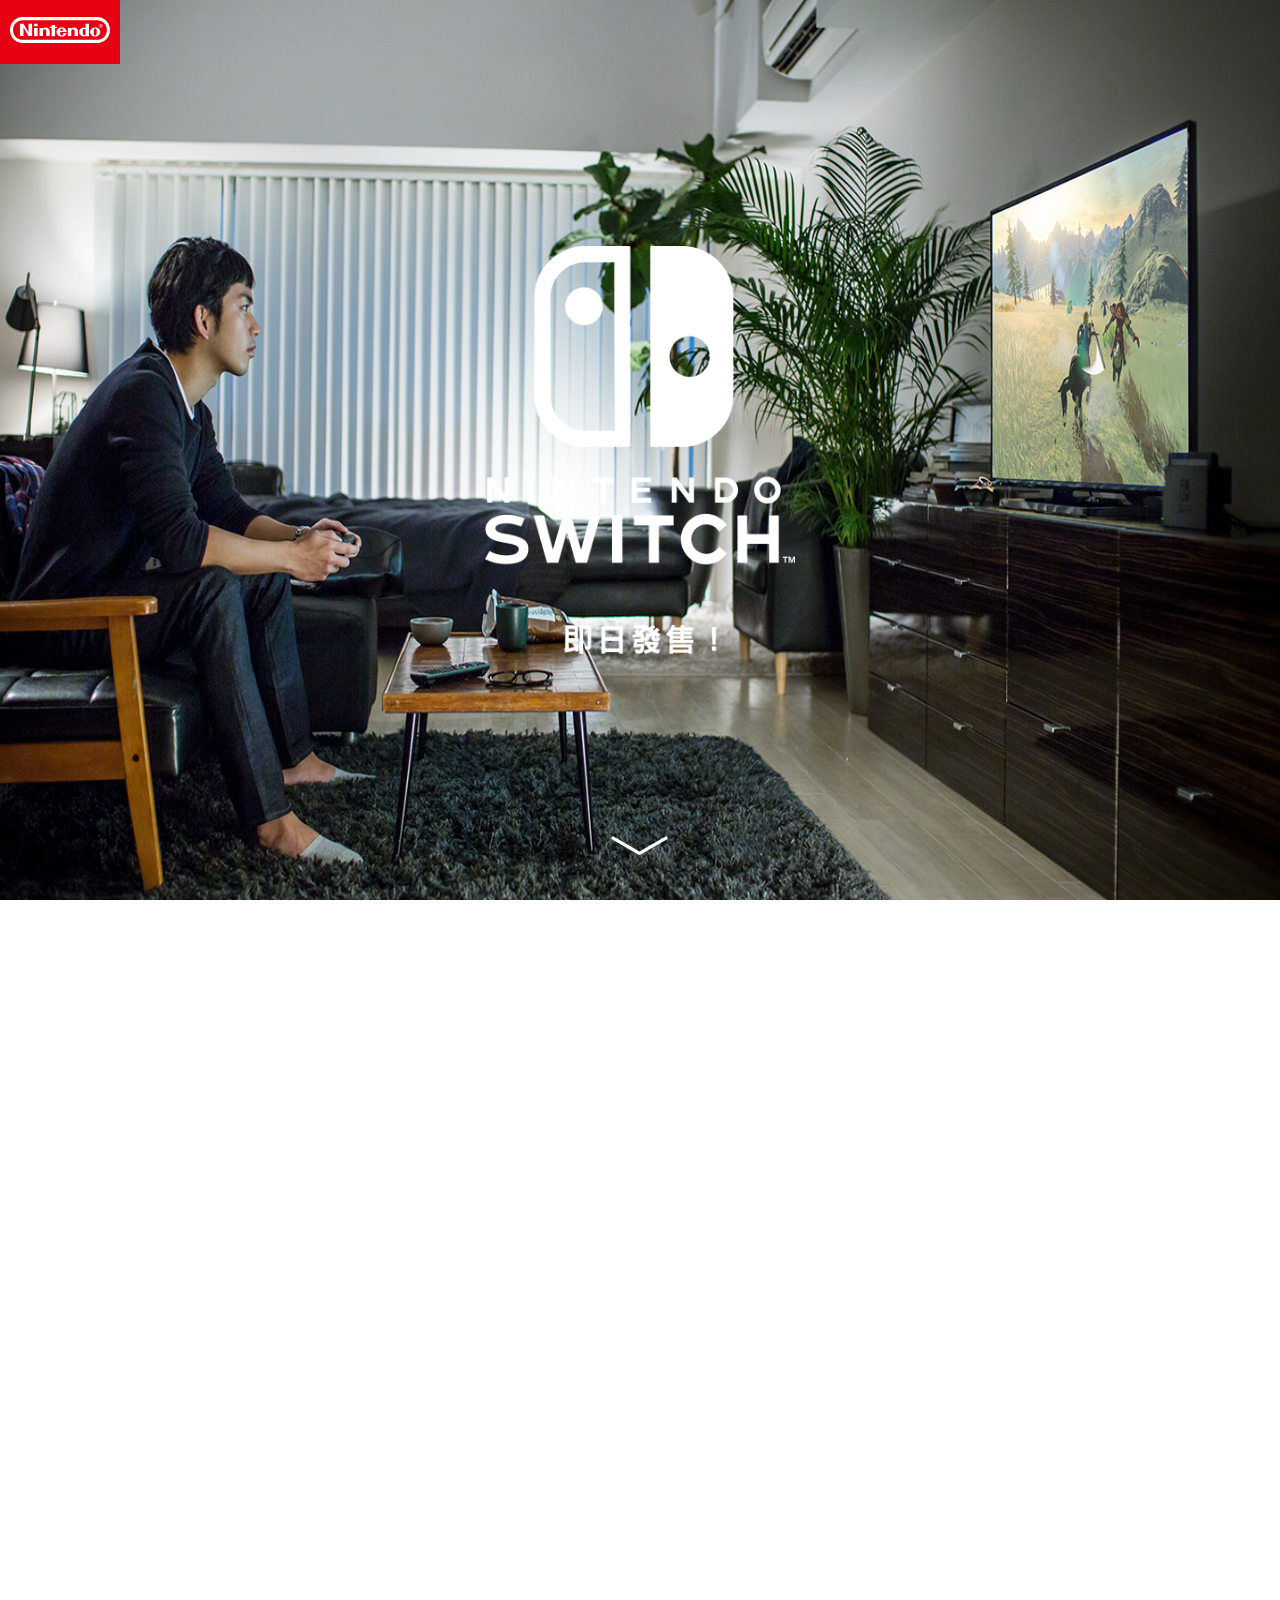
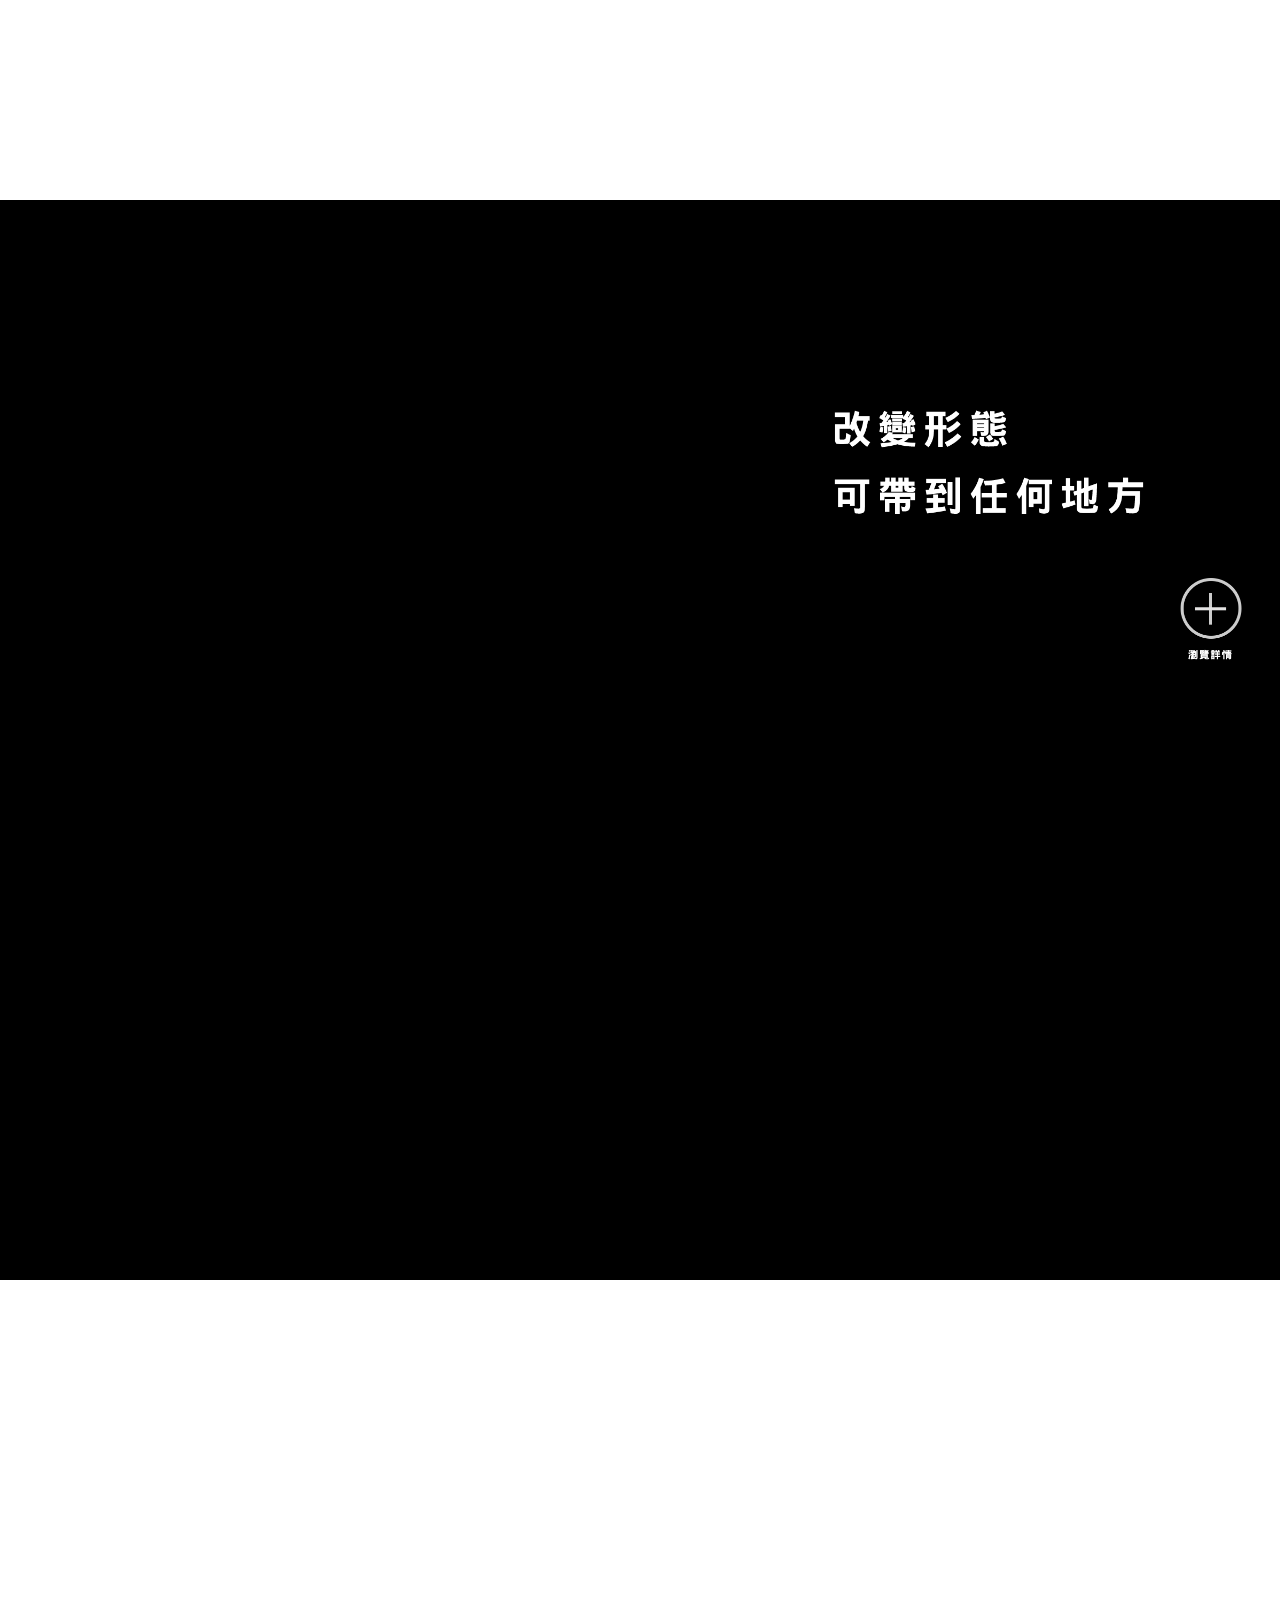
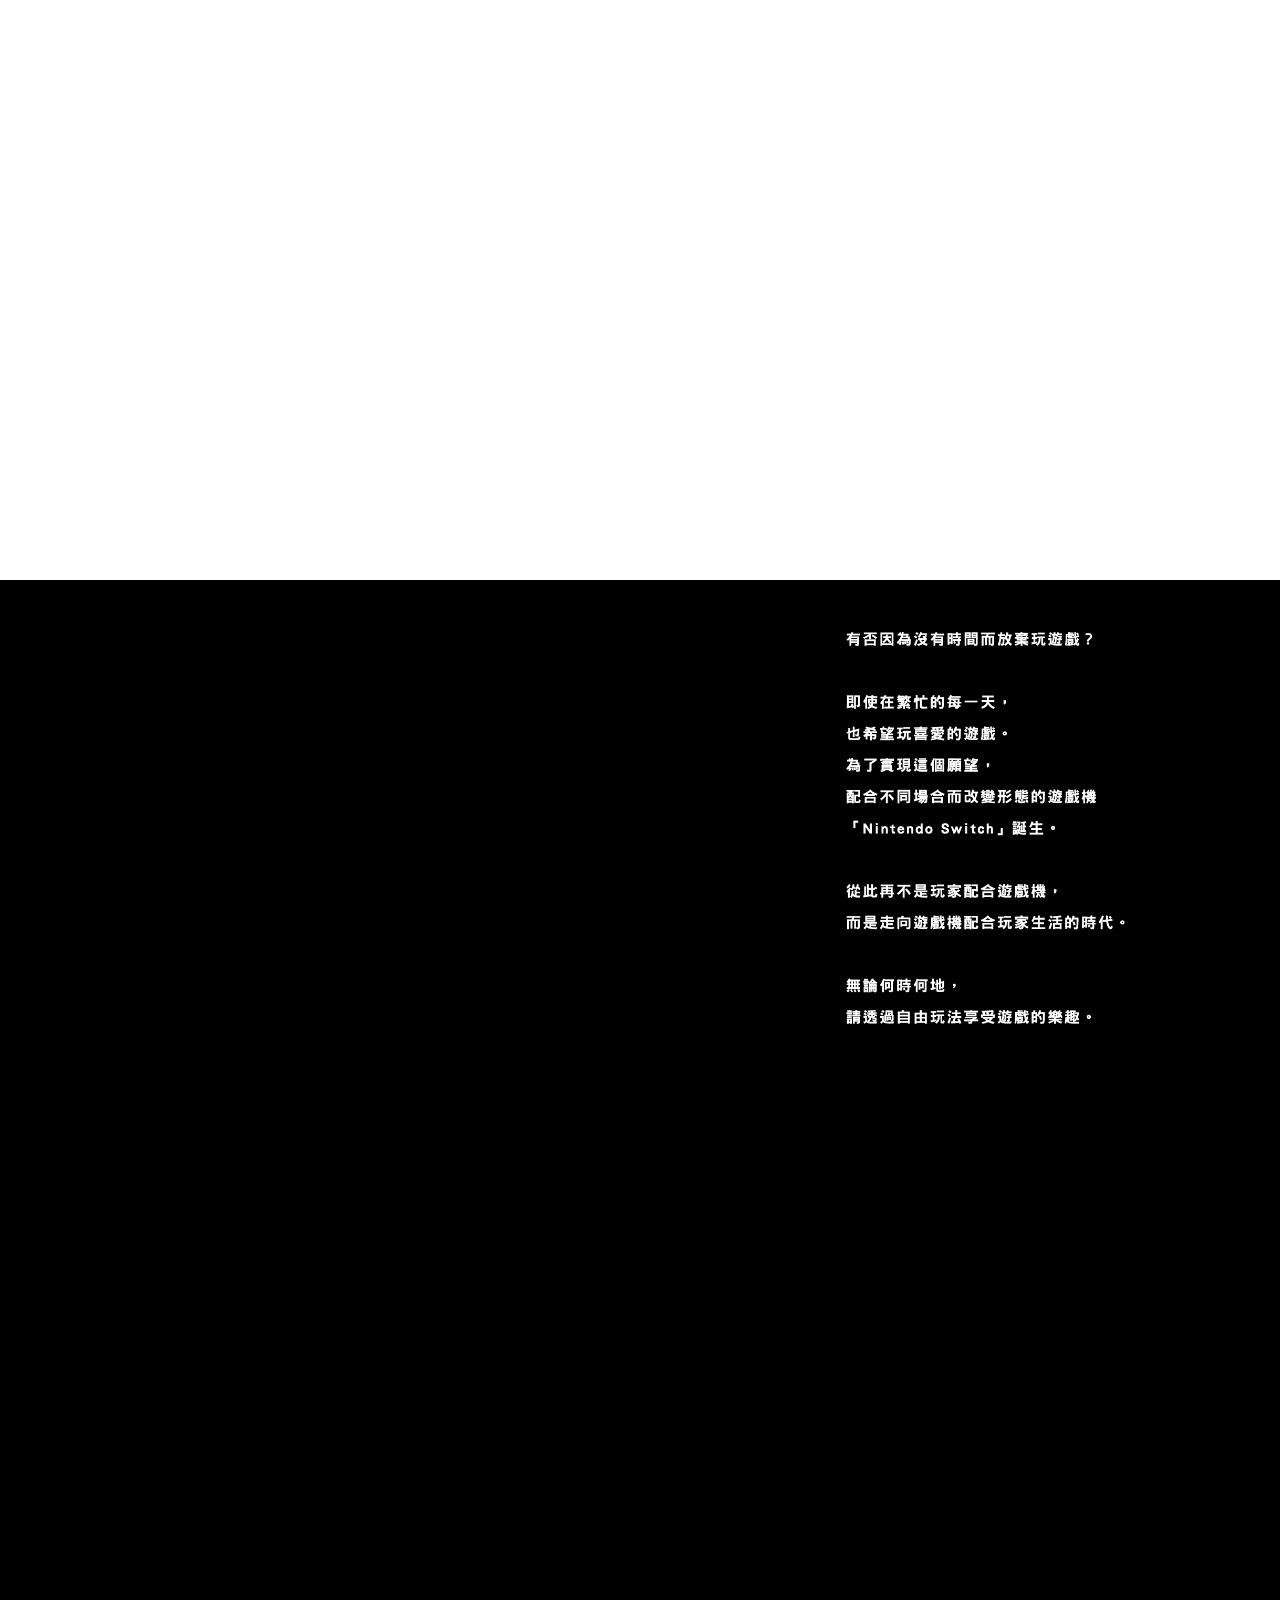
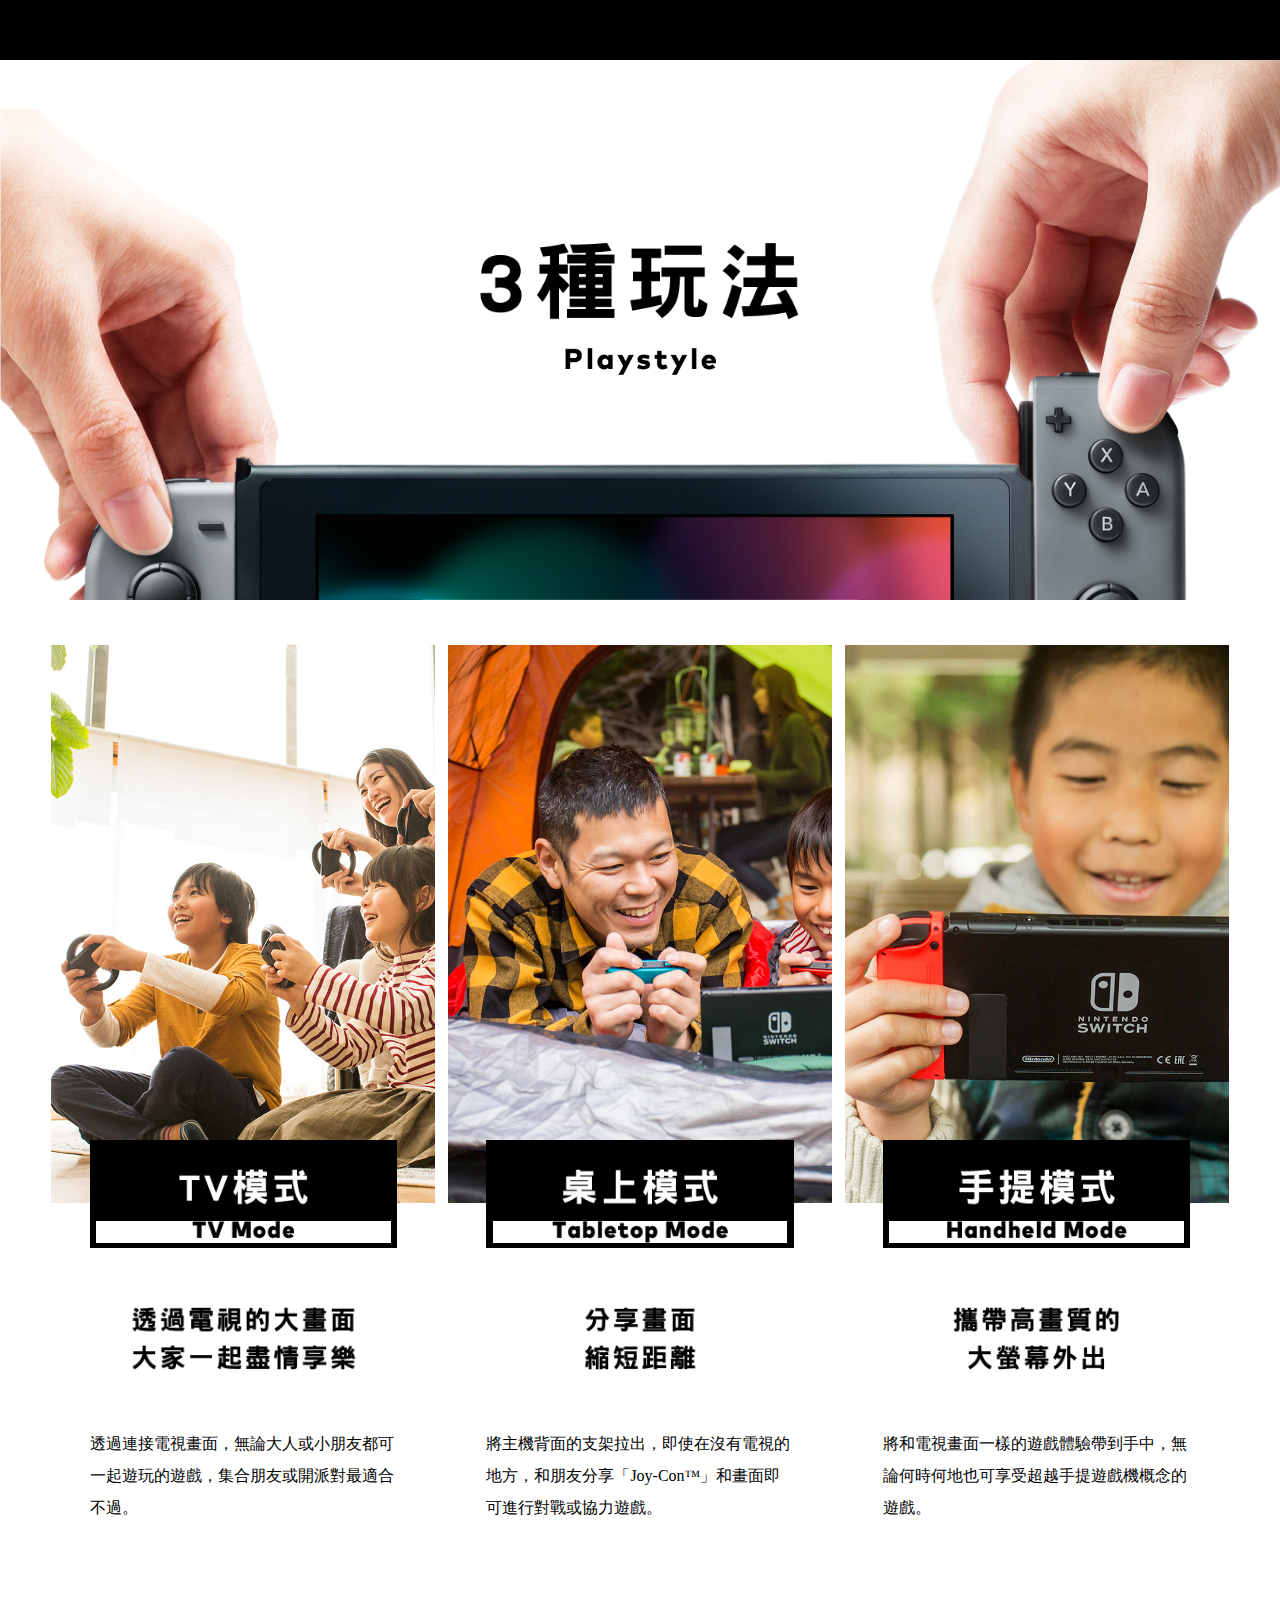
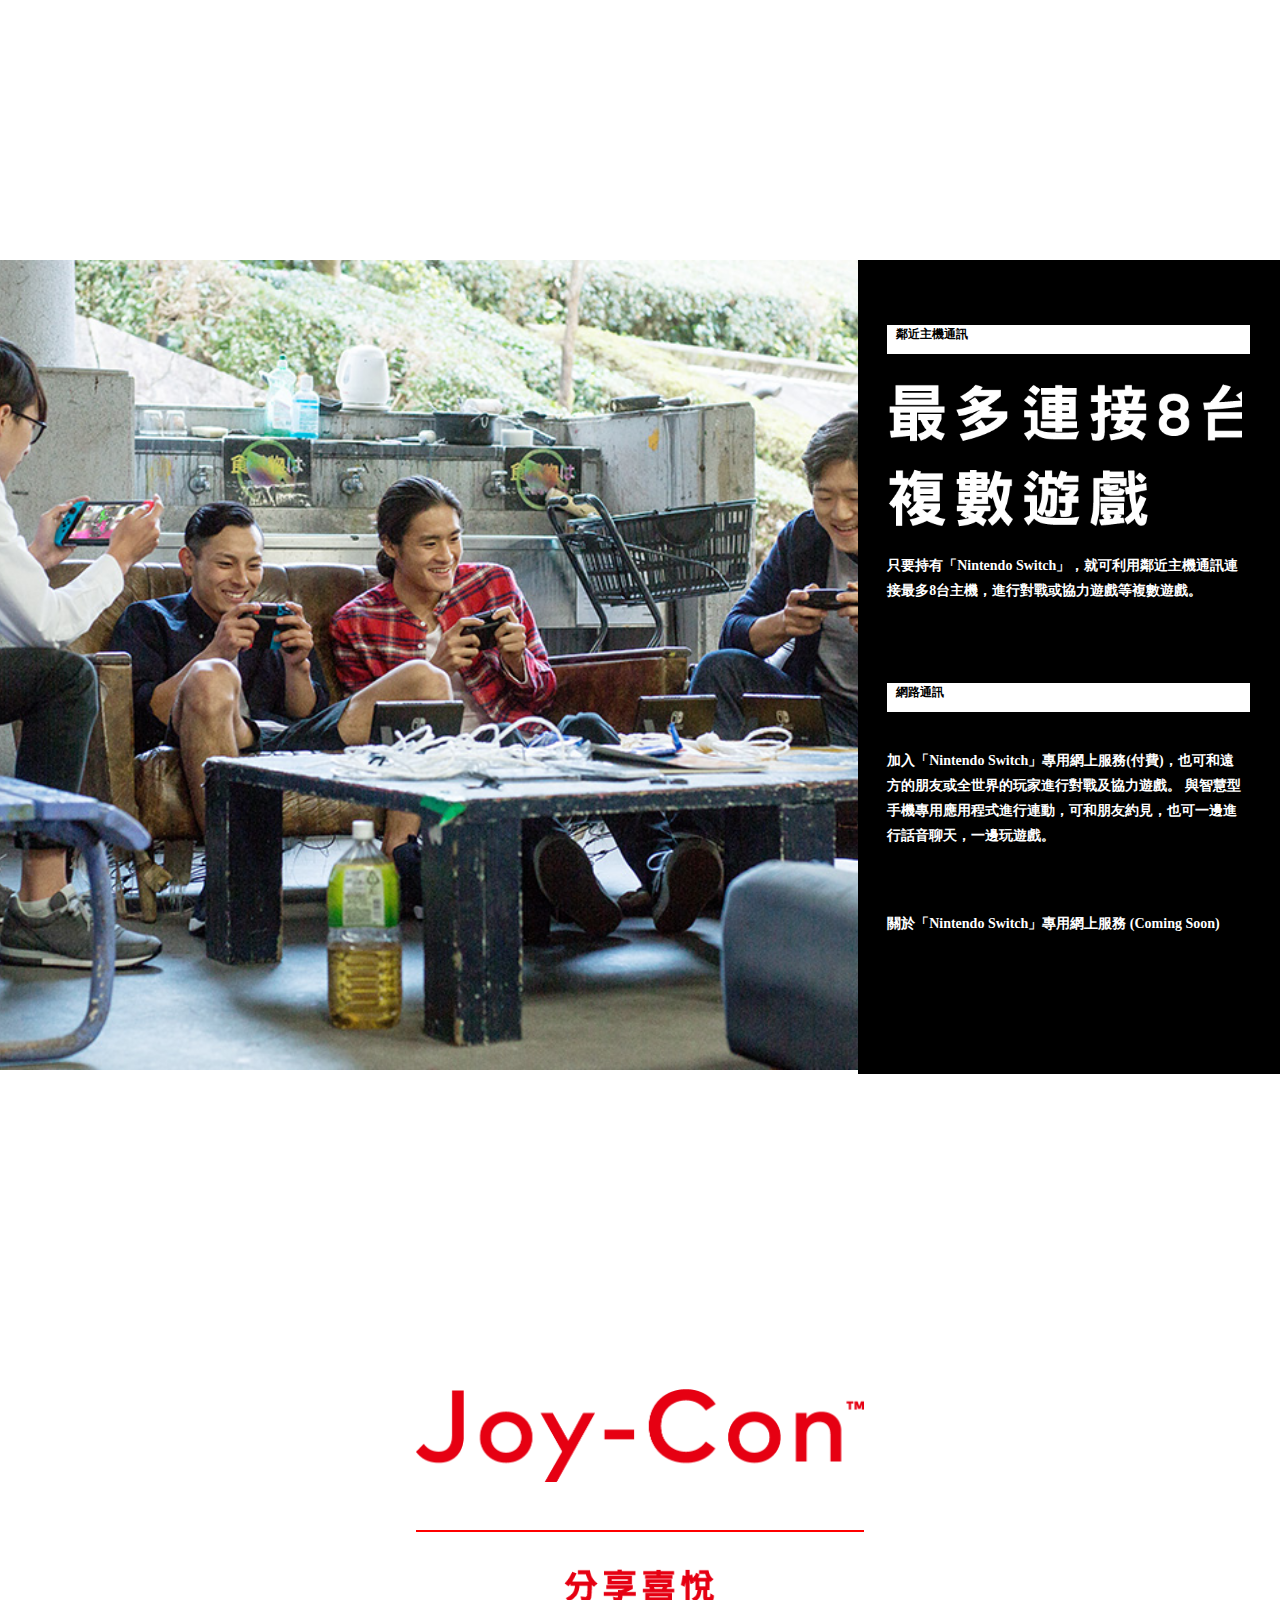
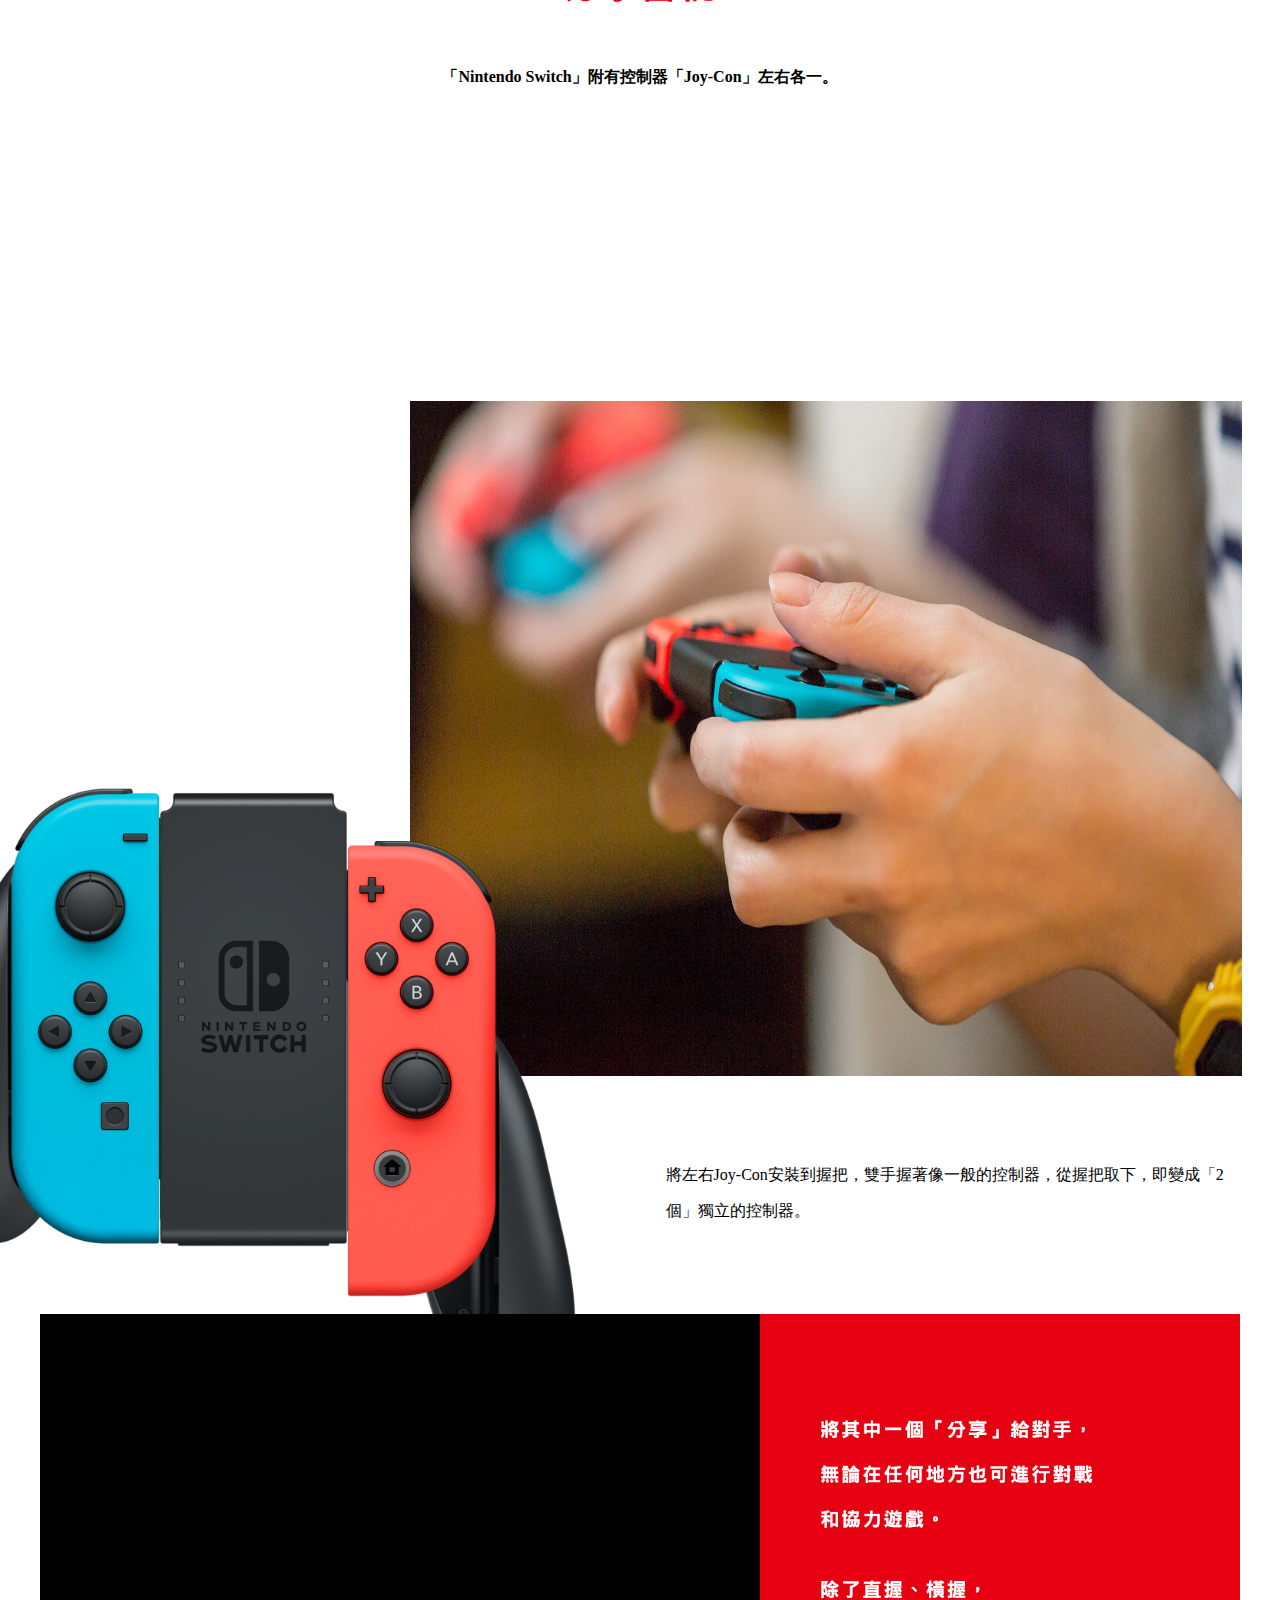
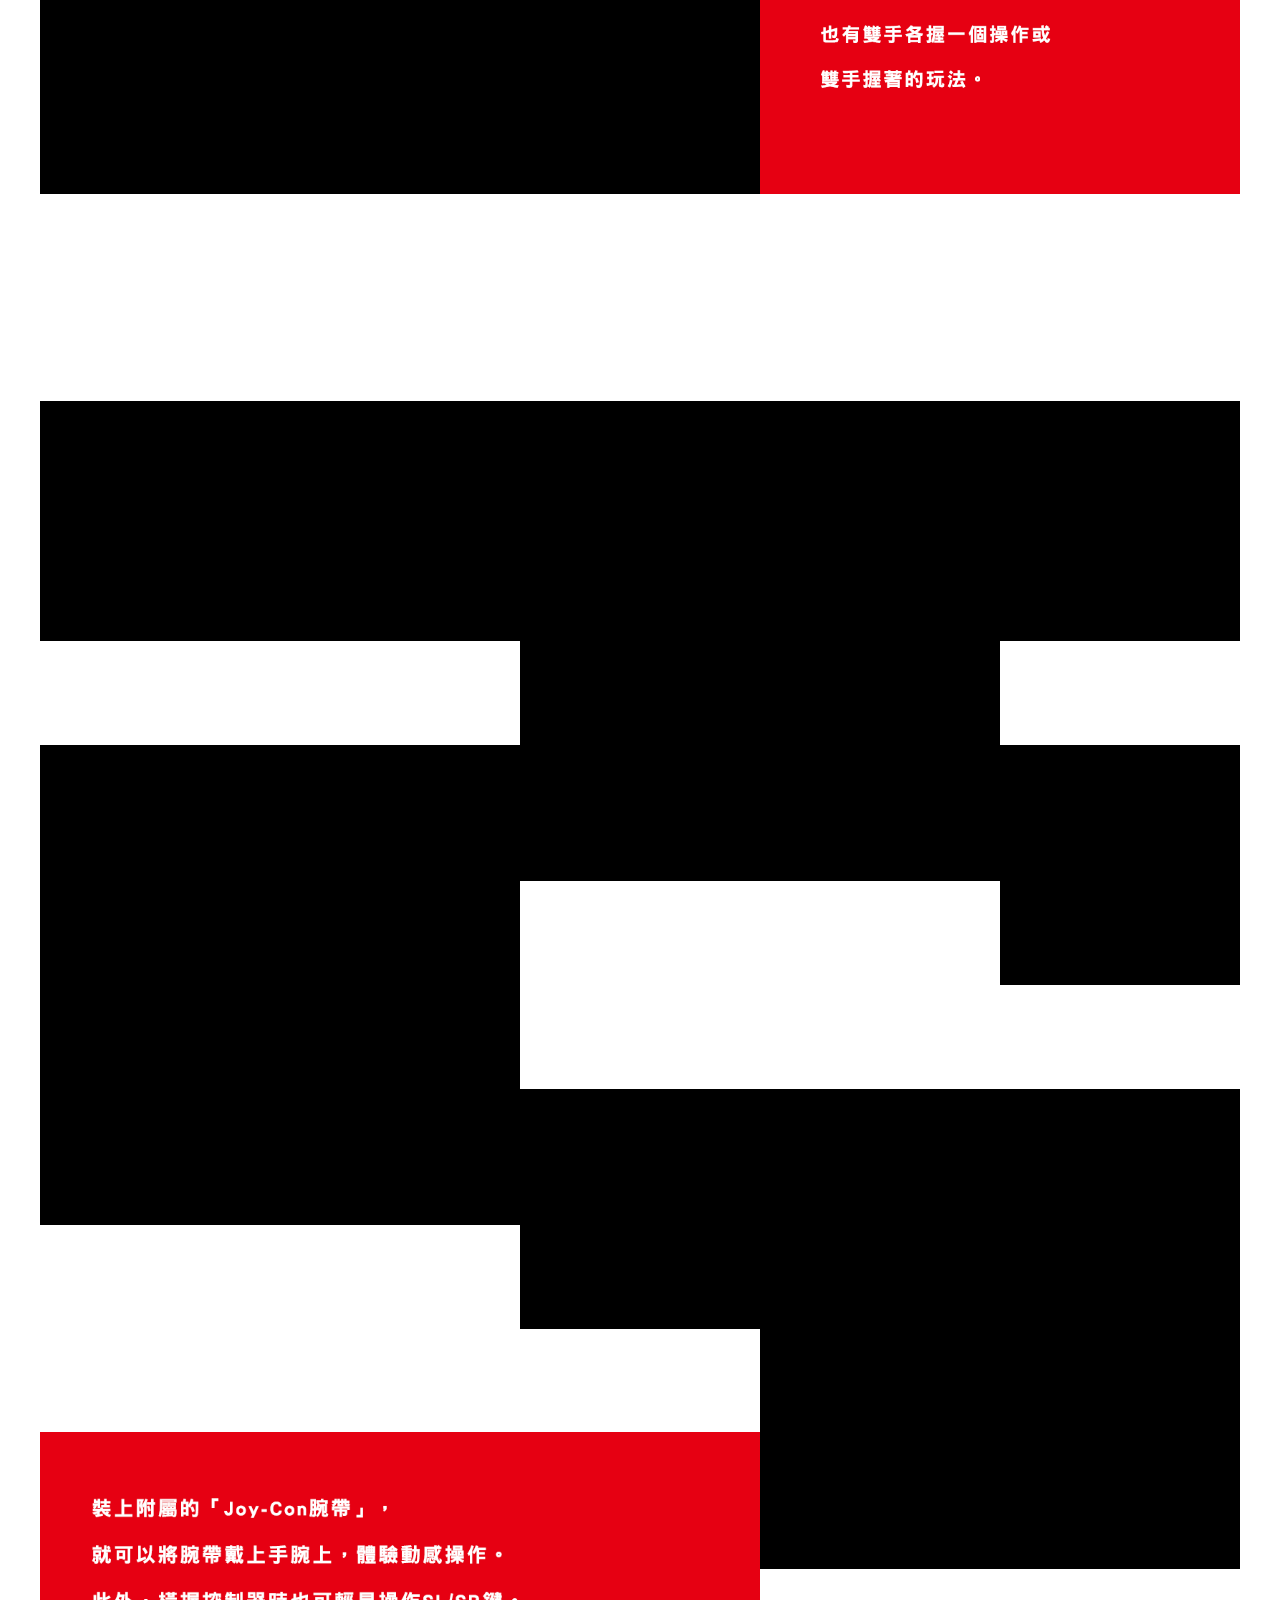
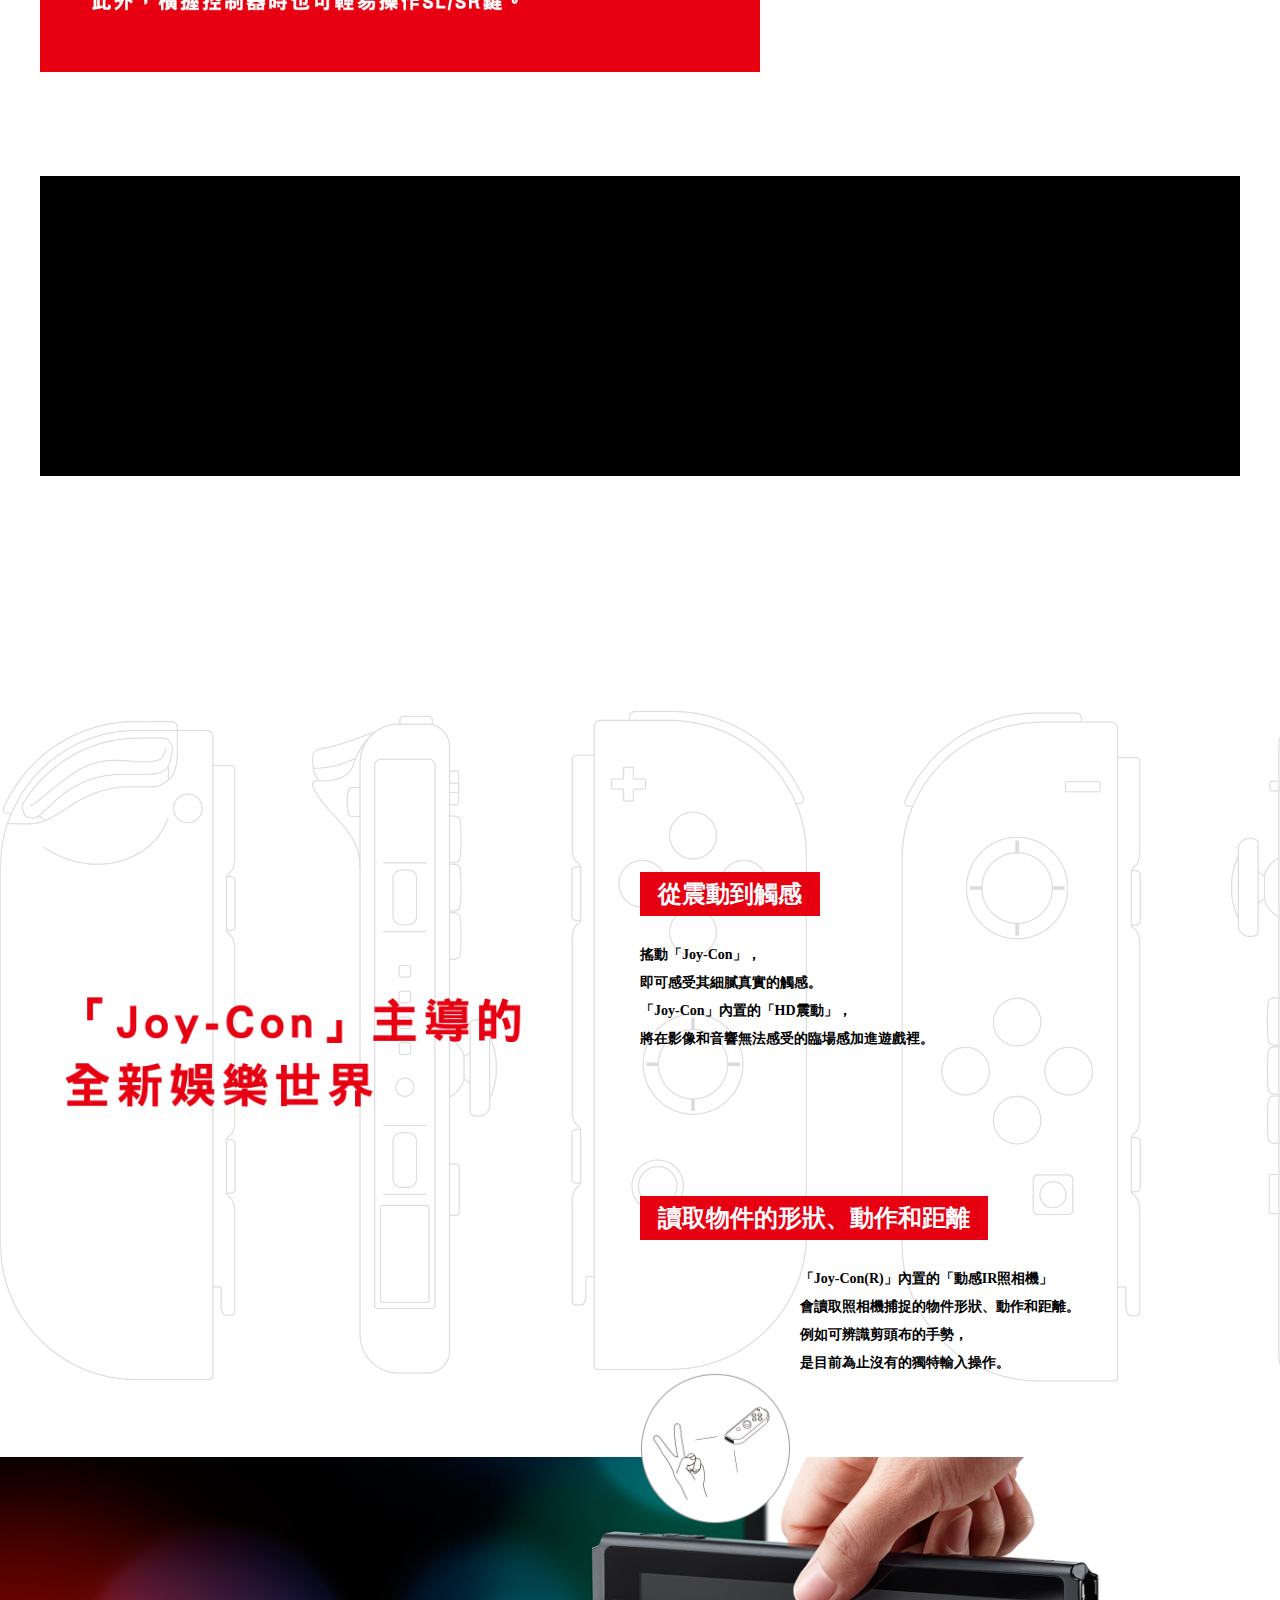
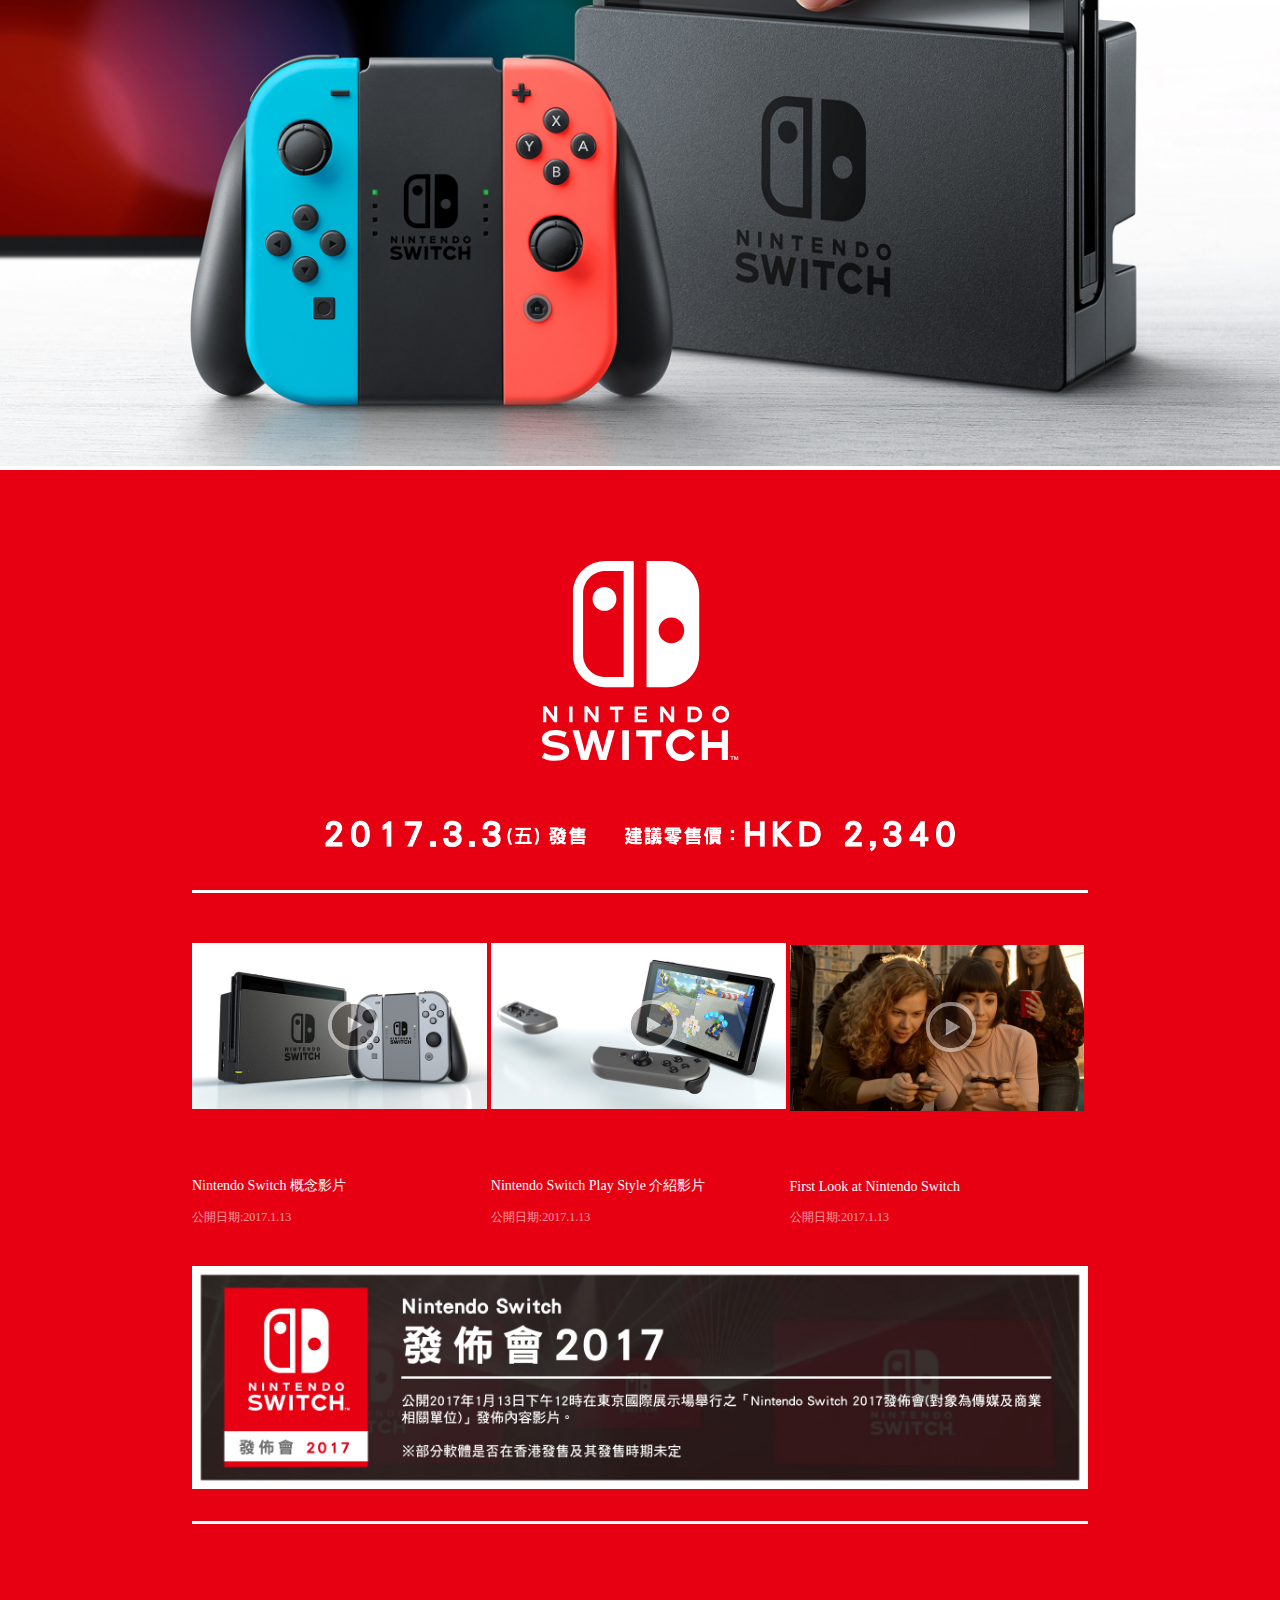
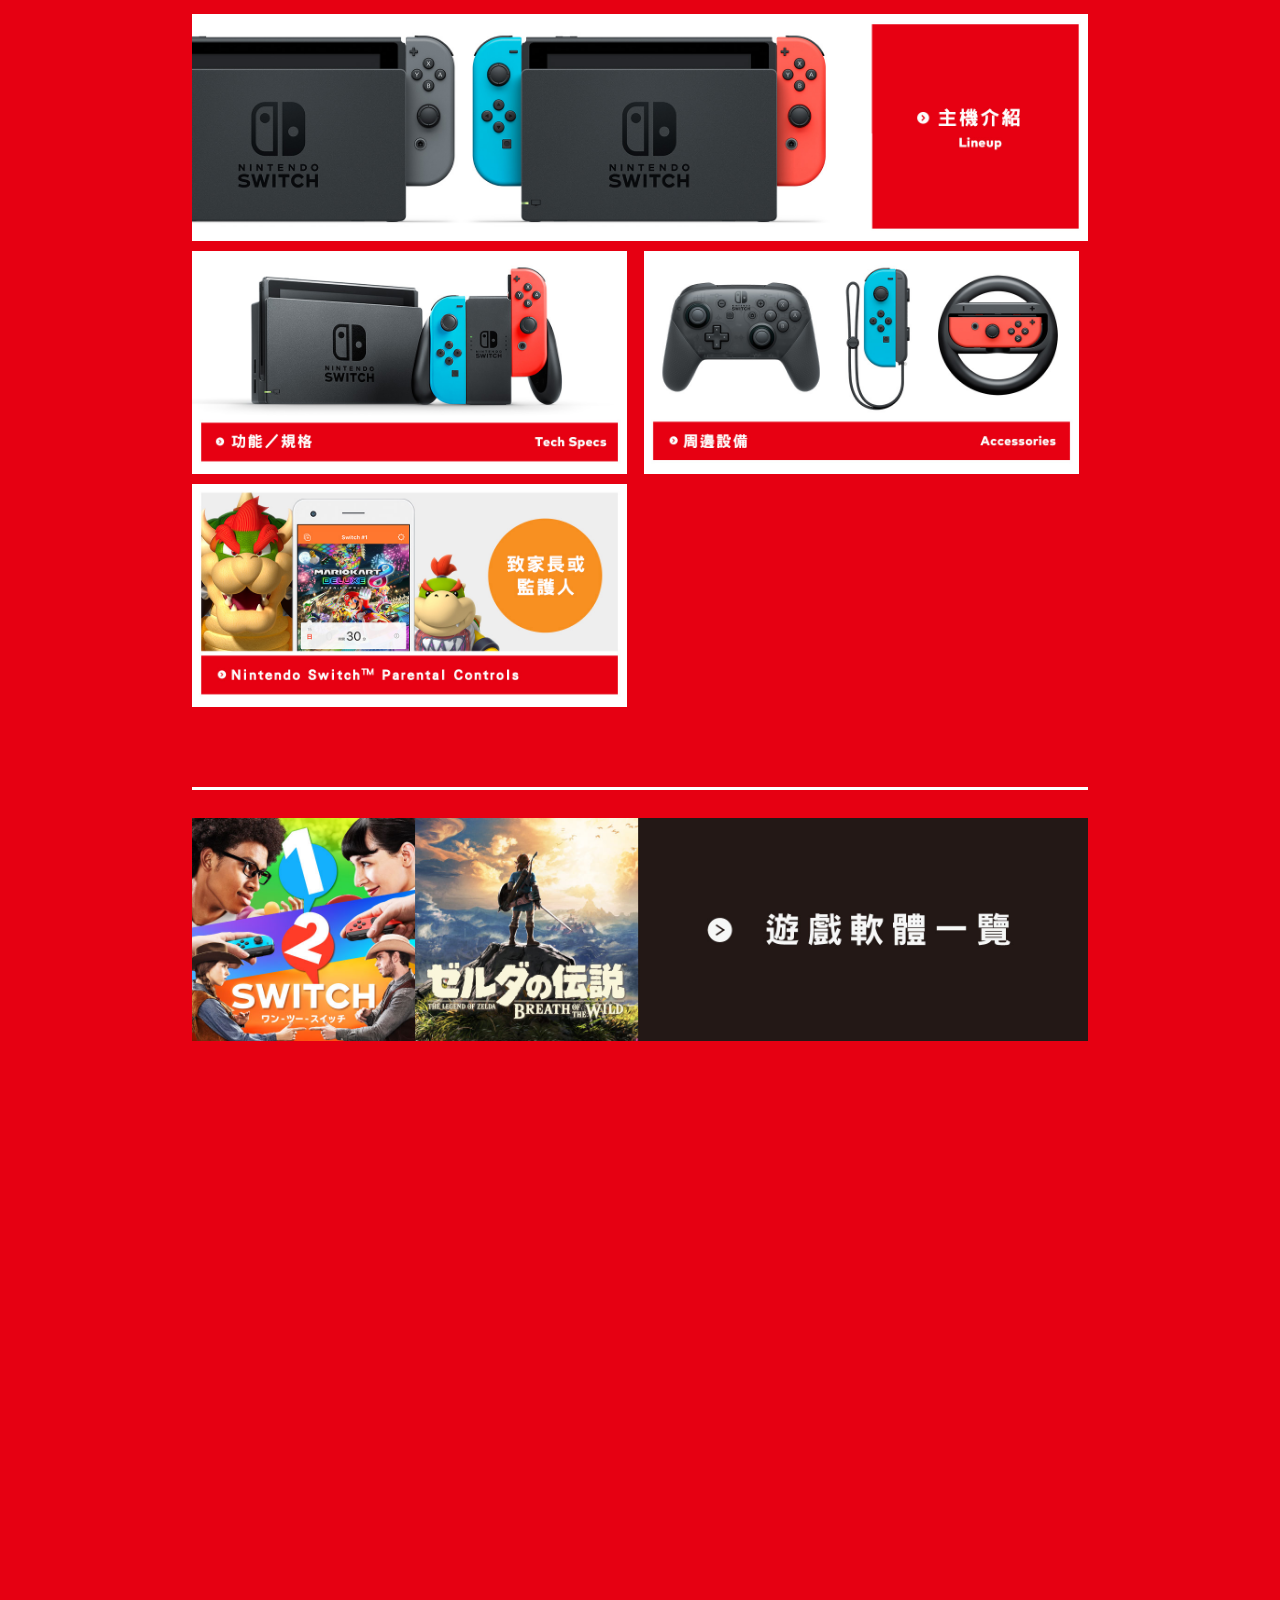
<file: 1th/index.html>
<!DOCTYPE html>

<head>
    <meta charset="utf-8">
    <link rel="shortcut icon" type="image/x-icon" href="img/favicon.ico">
    <title>Nintendo Switch｜任天堂(香港)有限公司</title>
    <link rel="stylesheet" type="text/css" href="style/style.css">
</head>

<body>
    <div class="nav">
        <div class="nav1"></div>
        <div class="nav1"></div>
        <div class="nav1"></div>
        <div class="nav1"></div>
        <div class="nav1"></div>
        <div class="nav1"></div>
    </div>

    <div class="bigbig">
        <div class="big-logo-container"></div>
        <div class="arrow"></div>
    </div>

    <div class="firstpage">
        <div class="small-logo-container">
            <a href="http://www.nintendo.com.hk/index.htm">
                <img src="img/logo.svg" class="small-logo">
            </a>
        </div>

        <div class="slide">
            <img src="img/01-hero/0.jpg" class="gallery">
            <img src="img/01-hero/1.jpg" class="gallery">
            <img src="img/01-hero/2.jpg" class="gallery">
            <img src="img/01-hero/3.jpg" class="gallery">
            <img src="img/01-hero/4.jpg" class="gallery">
            <img src="img/01-hero/5.jpg" class="gallery">
            <img src="img/01-hero/6.jpg" class="gallery">
            <img src="img/01-hero/7.jpg" class="gallery">
            <img src="img/01-hero/8.jpg" class="gallery">
            <img src="img/01-hero/9.jpg" class="gallery">
            <img src="img/01-hero/10.jpg" class="gallery">
            <img src="img/01-hero/11.jpg" class="gallery">
            <img src="img/01-hero/12.jpg" class="gallery">
            <img src="img/01-hero/13.jpg" class="gallery">
            <img src="img/01-hero/14.jpg" class="gallery">
            <img src="img/01-hero/15.jpg" class="gallery">
        </div>
        <div class="layers">
            <img src="img/01-hero/00.png" class="red layer">
            <img src="img/01-hero/00.png" class="none layer">
            <img src="img/01-hero/00.png" class="red layer">
        </div>
    </div>
    <div class="secondpage">
        <div class="headcontainer">
            <div class="headimg">
            </div>
            <div class="headtext">
            </div>
        </div>
    </div>
    <div class="thirdpage">
        <div class="first innerblock">
            <div class="pic-1">
                <div class="blacklayer1"></div>
            </div>
            <div class="pic-2"></div>
            <div class="pic-3"></div>
        </div>
        <div class="second innerblock">
            <div class="pic-4">
                <div class="blacklayer2"></div>
            </div>
            <div class="pic-5">
                <div class="blacklayer3"></div>
            </div>
            <div class="pic-6">
                <div class="blacklayer4"></div>
            </div>
        </div>
        <div class="black-bg"></div>
        <div class="new-window">
            <div class="slide-gallery">
                <div class="sliders">
                    <div class="slider-container">
                        <div class="slider item1">
                            <img src="img/02-gallery/img-slider-01-pc_tab.jpg">
                        </div>
                        <div class="slider item2">
                            <img src="img/02-gallery/img-slider-02-pc_tab.jpg">
                        </div>
                        <div class="slider item3">
                            <img src="img/02-gallery/img-slider-03-pc_tab.jpg">
                        </div>
                        <div class="slider item4">
                            <img src="img/02-gallery/img-slider-04-pc_tab.jpg">
                        </div>
                    </div>
                </div>
                <div class="bottom-btn">
                    <div class="item-nav">
                        <div class="buttom nav1">
                            <div class="inner-red"></div>
                        </div>
                        <div class="buttom nav2">
                            <div class="inner-red"></div>
                        </div>
                        <div class="buttom nav3">
                            <div class="inner-red"></div>
                        </div>
                        <div class="buttom nav4">
                            <div class="inner-red"></div>
                        </div>
                    </div>
                </div>
            </div>
            <div class="close-btn">
                
            </div>
        </div>
    </div>
    <div class="forthpage">
        <div class="midtext"></div>
    </div>
    <div class="fifthpage">
        <div class="first innerblock">
            <div class="pic-1">
                <div class="blacklayer5"></div>
            </div>
            <div class="pic-2"></div>
        </div>
        <div class="second innerblock">
            <div class="pic-4">
                <div class="blacklayer6"></div>
            </div>
            <div class="pic-5">
                <div class="blacklayer7"></div>
            </div>
            <div class="pic-6">
                <div class="blacklayer8"></div>
            </div>
        </div>
    </div>
    <div class="big-img">
        <div class="playstyles">
            <div class="part-1"></div>
            <div class="part-2"></div>
        </div>
        <div class="threeparts">
            <div class="part1"></div>
            <div class="part3"></div>
            <div class="part2"></div>
        </div>
    </div>
    <div class="sixthpage">
        <div class="TV mode">
            <div class="subtitle">
                <div class="part_1"></div>
                <div class="part_2"></div>
            </div>
            <div class="imgs">
                <div class="img-1"></div>
                <div class="img-2"></div>
                <div class="img-3"></div>
            </div>
            <div class="title"></div>
            <div class="des">
                透過連接電視畫面，無論大人或小朋友都可一起遊玩的遊戲，集合朋友或開派對最適合不過。
            </div>
        </div>
        <div class="Tabletop mode">
            <div class="subtitle">
                <div class="part_1"></div>
                <div class="part_2"></div>
            </div>
            <div class="imgs">
                <div class="img-1"></div>
                <div class="img-2"></div>
                <div class="img-3"></div>
            </div>
            <div class="title"></div>
            <div class="des">
                將主機背面的支架拉出，即使在沒有電視的地方，和朋友分享「Joy-Con™」和畫面即可進行對戰或協力遊戲。
            </div>
        </div>
        <div class="Handheld mode">
            <div class="subtitle">
                <div class="part_1"></div>
                <div class="part_2"></div>
            </div>
            <div class="imgs">
                <div class="img-1"></div>
                <div class="img-2"></div>
                <div class="img-3"></div>
            </div>
            <div class="title"></div>
            <div class="des">
                將和電視畫面一樣的遊戲體驗帶到手中，無論何時何地也可享受超越手提遊戲機概念的遊戲。
            </div>
        </div>
    </div>
    <div class="style">
        <div class="Imgfour">
            <div class="img1"></div>
            <div class="img2"></div>
            <div class="img3"></div>
            <div class="img4"></div>
        </div>
        <div class="besider">
            <div class="text1">鄰近主機通訊</div>
            <div class="maxnum"></div>
            <div class="text2">只要持有「Nintendo Switch」，就可利用鄰近主機通訊連接最多8台主機，進行對戰或協力遊戲等複數遊戲。</div>
            <div class="text3">網路通訊</div>
            <div class="text4">加入「Nintendo Switch」專用網上服務(付費)，也可和遠方的朋友或全世界的玩家進行對戰及協力遊戲。 與智慧型手機專用應用程式進行連動，可和朋友約見，也可一邊進行話音聊天，一邊玩遊戲。</div>
            <div class="text5">關於「Nintendo Switch」專用網上服務 (Coming Soon)</div>
        </div>
    </div>
    <div class="Joy-Con">
        <div class="text">
            <div class="text1"></div>
            <div class="text2"></div>
            <div class="text3">「Nintendo Switch」附有控制器「Joy-Con」左右各一。</div>
            <div class="controlers">
                <img src="img/05-joycon/title_joycon01.png" class="controler1">
                <img src="img/05-joycon/title_joycon02.png" class="controler2">
            </div>
        </div>
    </div>
    <div class="thecontrolers">
        <div class="bigimg">
            <img src="img/05-joycon/photo-controller.jpg">
        </div>
        <div class="rightpart">
            <img src="img/05-joycon/img-right.png">
        </div>
        <div class="leftpart">
            <img src="img/05-joycon/img-body.png">
        </div>

        <div class="text">將左右Joy-Con安裝到握把，雙手握著像一般的控制器，從握把取下，即變成「2個」獨立的控制器。</div>
    </div>
    <div class="biggallery">
        <div class="img-1">
            <img src="img/05-joycon/pic_01.jpg">
            <div class="blacklayer9"></div>
        </div>
        <div class="img-2">
            <img src="img/05-joycon/text_01.png">
        </div>
        <div class="img-3">
            <img src="img/05-joycon/pic_02.jpg">
            <div class="upblacklayer1"></div>
        </div>
        <div class="img-4">
            <img src="img/05-joycon/pic_03.jpg">
            <div class="blacklayer10"></div>
        </div>
        <div class="img-5">
            <img src="img/05-joycon/pic_04.jpg">
            <div class="upblacklayer2"></div>
        </div>
        <div class="img-6">
            <img src="img/05-joycon/pic_05.jpg">
            <div class="blacklayer12"></div>
        </div>
        <div class="img-7">
            <img src="img/05-joycon/pic_06.jpg">
            <div class="blacklayer11"></div>
        </div>
        <div class="img-8">
            <img src="img/05-joycon/pic_07.jpg">
            <div class="upblacklayer3"></div>
        </div>
        <div class="img-9">
            <img src="img/05-joycon/pic_08.jpg">
            <div class="upblacklayer4"></div>
        </div>
        <div class="img-10">
            <img src="img/05-joycon/text_02.png">
        </div>
        <div class="img-11">
            <img src="img/05-joycon/pic_10.jpg">
            <div class="upblacklayer5"></div>
        </div>
        <div class="img-12">
            <img src="img/05-joycon/pic_09.jpg">
            <div class="blacklayer13"></div>
        </div>
        <div class="img-13">
            <img src="img/05-joycon/pic_11.jpg">
            <div class="upblacklayer6"></div>
        </div>
    </div>
    <div class="joyworld">
        <div class="leftpart">
        </div>
        <div class="rightpart">
            <div class="upperpart">
                <div class="lead">從震動到觸感</div>
                <div class="text">搖動「Joy-Con」，
                    <br> 即可感受其細膩真實的觸感。
                    <br> 「Joy-Con」內置的「HD震動」，
                    <br>將在影像和音響無法感受的臨場感加進遊戲裡。
                </div>
            </div>
            <div class="lowerpart">
                <div class="oneimg">
                    <img src="img/05-joycon/illust.png">
                </div>
                <div class="lead">讀取物件的形狀、動作和距離</div>
                <div class="text">「Joy-Con(R)」內置的「動感IR照相機」
                    <br> 會讀取照相機捕捉的物件形狀、動作和距離。
                    <br> 例如可辨識剪頭布的手勢，
                    <br> 是目前為止沒有的獨特輸入操作。
                </div>
            </div>
        </div>
    </div>
    <div class="bigimg2">
        <img src="img/06-menu/img-foot.jpg">
    </div>
    <div class="menu">
        <div class="menulogo">
            <img src="img/switch-white.svg">
        </div>
        <div class="timetosale">
            <img src="img/06-menu/text_releasedate.png">
        </div>
        <div class="videos">
            <div class="video num1">
                <img src="img/06-menu/video01.jpg">
                <div class="play"></div>
                <p class="t">Nintendo Switch 概念影片</p>
                <p class="s">公開日期:2017.1.13</p>
            </div>
            <div class="video num2">
                <img src="img/06-menu/video02.jpg">
                <div class="play"></div>
                <p class="t">Nintendo Switch Play Style 介紹影片</p>
                <p class="s">
                    <span>公開日期:</span>2017.1.13</p>
            </div>
            <div class="video num3">
                <img src="img/06-menu/video03.jpg">
                <div class="play"></div>
                <p class="t">First Look at Nintendo Switch</p>
                <p class="s">
                    <span>公開日期:</span>2017.1.13</p>
            </div>
        </div>
        <div class="switch2017">
            <img src="img/06-menu/presentation_btn.jpg">
        </div>
        <div class="lineup">
            <img src="img/06-menu/btn01.jpg">
        </div>
        <div class="techspecs">
            <img src="img/06-menu/btn02.jpg">
        </div>
        <div class="accessories">
            <img src="img/06-menu/btn03.jpg">
        </div>
        <div class="controls">
            <img src="img/06-menu/btn04.jpg">
        </div>
        <div class="software">
            <img src="img/06-menu/software_list_btn.jpg">
        </div>
        
    </div>

    
    <script src="js/js.js"></script>
</body>
</file>
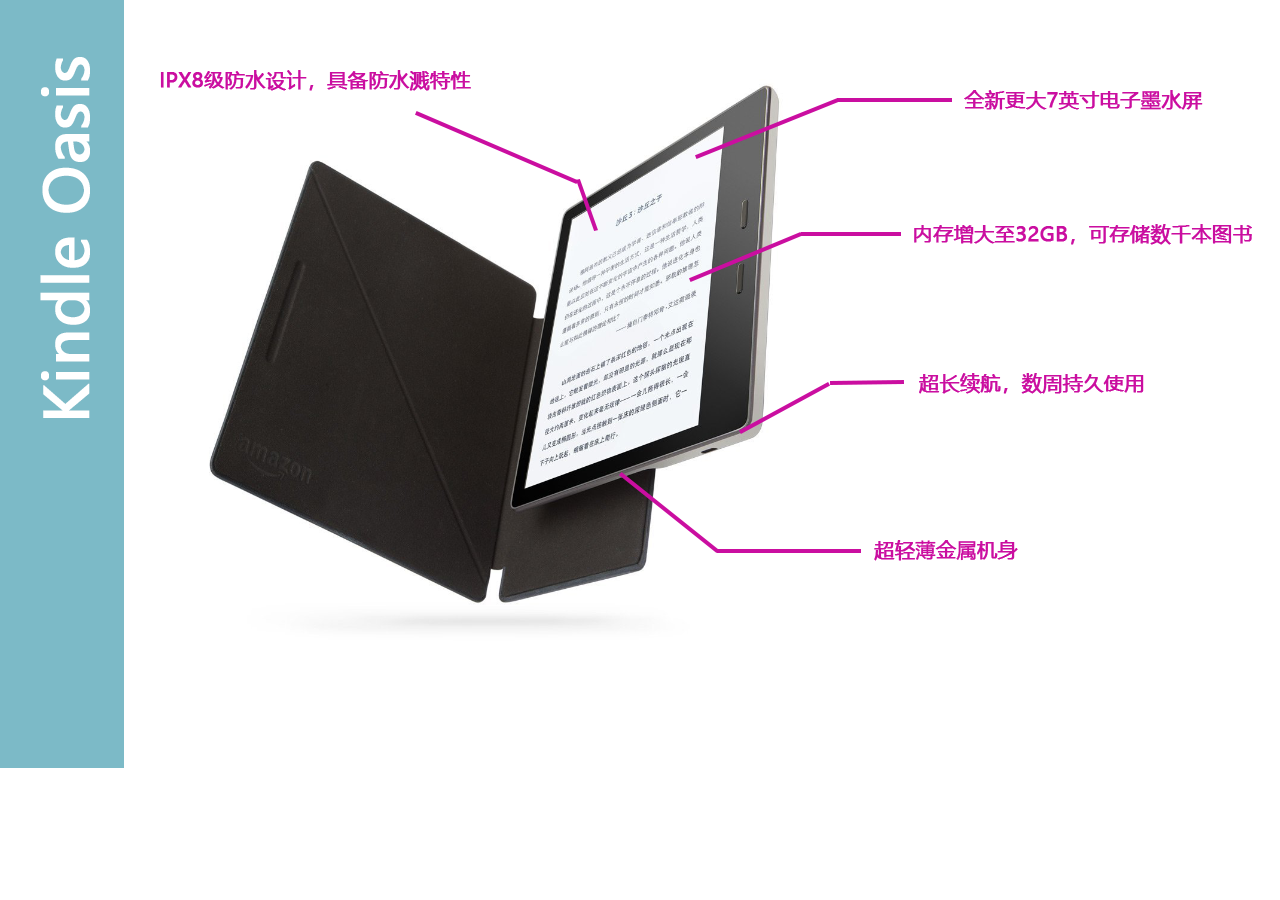
<file: 4th/pages/more.html>
<!doctype html>
<html>

<head>
    <meta charset="utf-8">
    <link rel="stylesheet" type="text/css" href="style_for_more.css">
</head>

<body>
    <div class="left-bar">
        <a href="../index/index.html">
            <img src="../落下的。。。我的锅/KindleOasis.png">
        </a>
    </div>
    <div class="sample-mac">
        <img src="../落下的。。。我的锅/img_001.png" class="kindle-mac">
        <div class="prevent-water">
            <img src="../落下的。。。我的锅/IPX8级防水设计，具备防水溅特性.png">
            <img src="../落下的。。。我的锅/线5.png" class="string1">
        </div>
        <div class="large-screen">
            <img src="../落下的。。。我的锅/线1.png" class="string2">
            <img src="../落下的。。。我的锅/全新更大7英寸电子墨水屏.png">
        </div>
        <div class="high-capacity">
            <img src="../落下的。。。我的锅/线3.png" class="string3">
            <img src="../落下的。。。我的锅/内存增大至32GB，可存储数千本图书.png">
        </div>
        <div class="strong-battery">
            <img src="../落下的。。。我的锅/线4.png" class="string4">
            <img src="../落下的。。。我的锅/超长续航，数周持久使用.png">
        </div>
        <div class="thin-body">
            <img src="../落下的。。。我的锅/线2.png" class="string5">
            <img src="../落下的。。。我的锅/超轻薄金属机身.png">
        </div>
    </div>

</body>

</html>
</file>
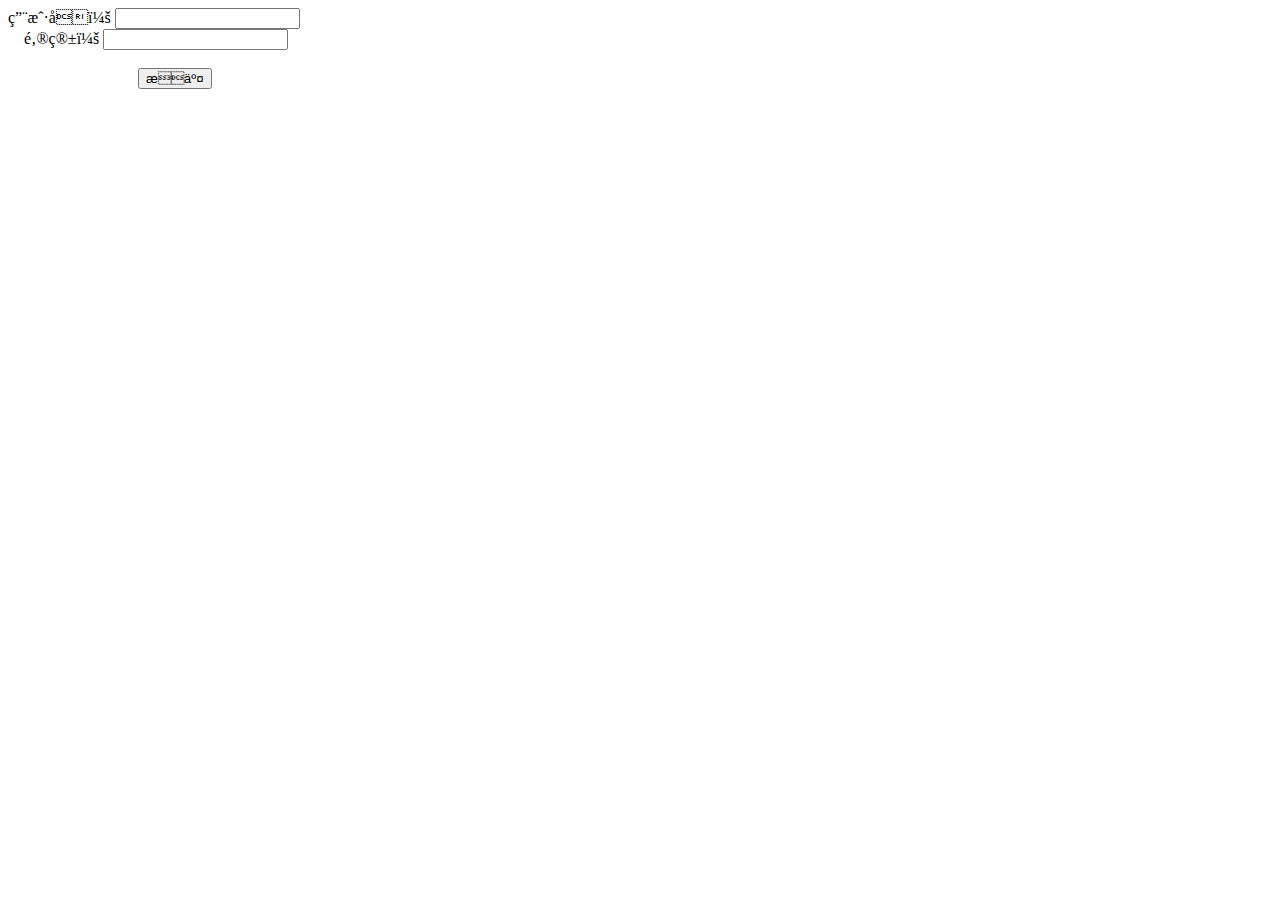
<file: 6th/templates/forgetpw.html>
<!doctype html>
<html>

<head>
    <meta charset="uft-8">
    <style>
        .email {
            margin-left: 16px;
        }

        input[type='submit'] {
            margin-left: 130px;
        }
    </style>
</head>

<body>
    <form method="POST" action='/findpw'>
        <label class="user">用户名：
            <input type="text" name="user" value="" autocomplete="off" maxlength="20">
        </label>

        <br>
        <label class="email">邮箱：
            <input type="email" name="email" value="" autocomplete="off" maxlength="30">
        </label>
        <br>
        <br>
        <input type="submit" value="提交">
    </form>



    <script>
        var button = document.querySelector("input[type='submit']")
        button.onclick = function (event) {
            event.preventDefault()
            if (document.querySelector("input[name='user']").value === "") {
                alert("用户名不能为空")
                return
            }
            if (document.querySelector("input[name='email']").value === "") {
                alert("邮箱不能为空")
                return
            }
            email = document.querySelector("input[name='email']").value;
            var reg = /^[a-z0-9]+([._\\-]*[a-z0-9])*@([a-z0-9]+[-a-z0-9]*[a-z0-9]+.){1,63}[a-z0-9]+$/;
            if (!reg.test(email)) {
                alert("请填入正确的邮箱")
                return
            }
            document.querySelector("form").submit();
        }
    </script>
</body>

</html>
</file>
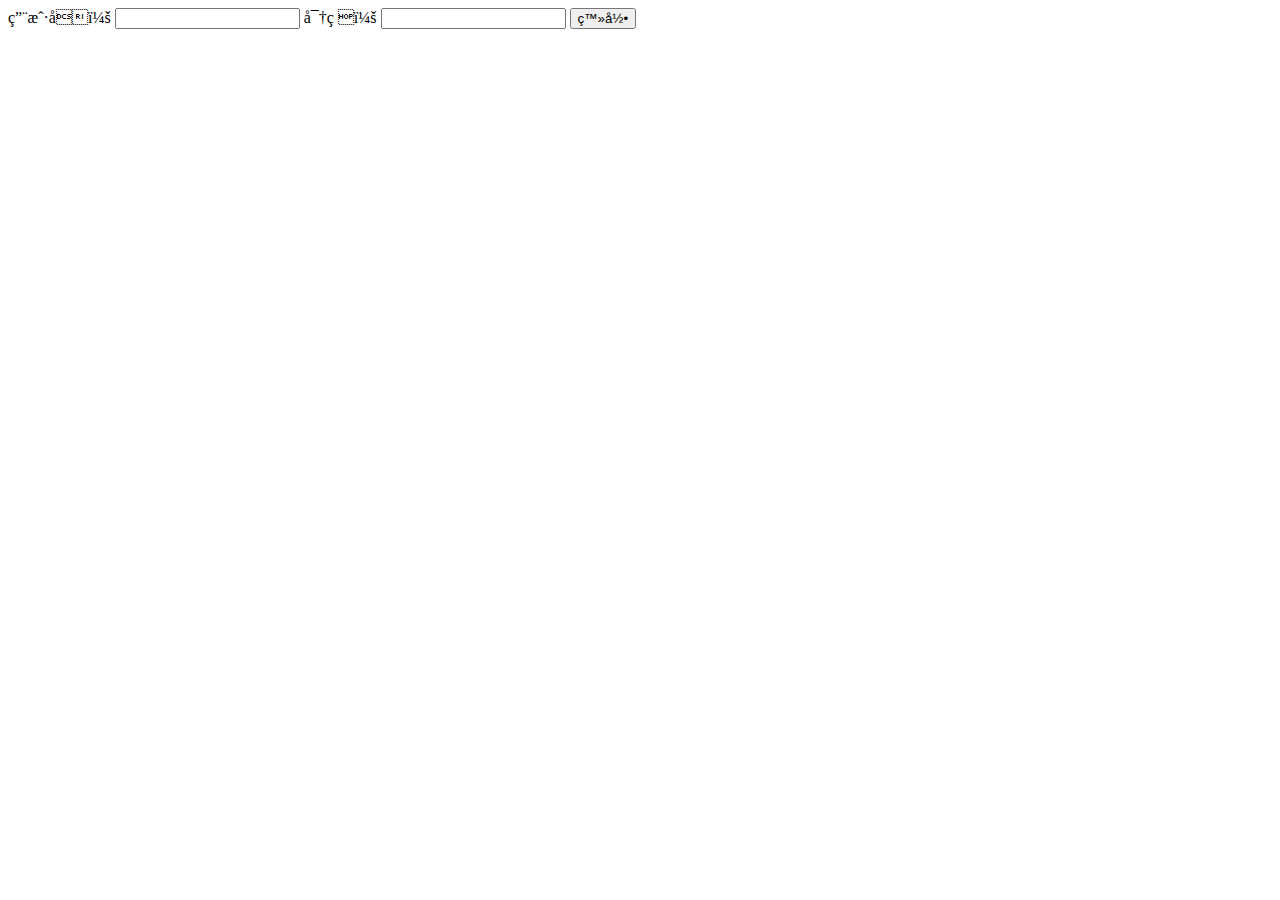
<file: 6th/templates/login.html>
<!doctype html>
<html>

<head>
    <meta charset="uft-8">
</head>

<body>
    <form method="POST" action='/login'>
        <label>用户名：
            <input type="text" name="user" value="">
        </label>
        <label>密码：
            <input type="password" name="password" value="">
        </label>
        <input type="submit" value="登录">
    </form>
</body>

</html>
</file>
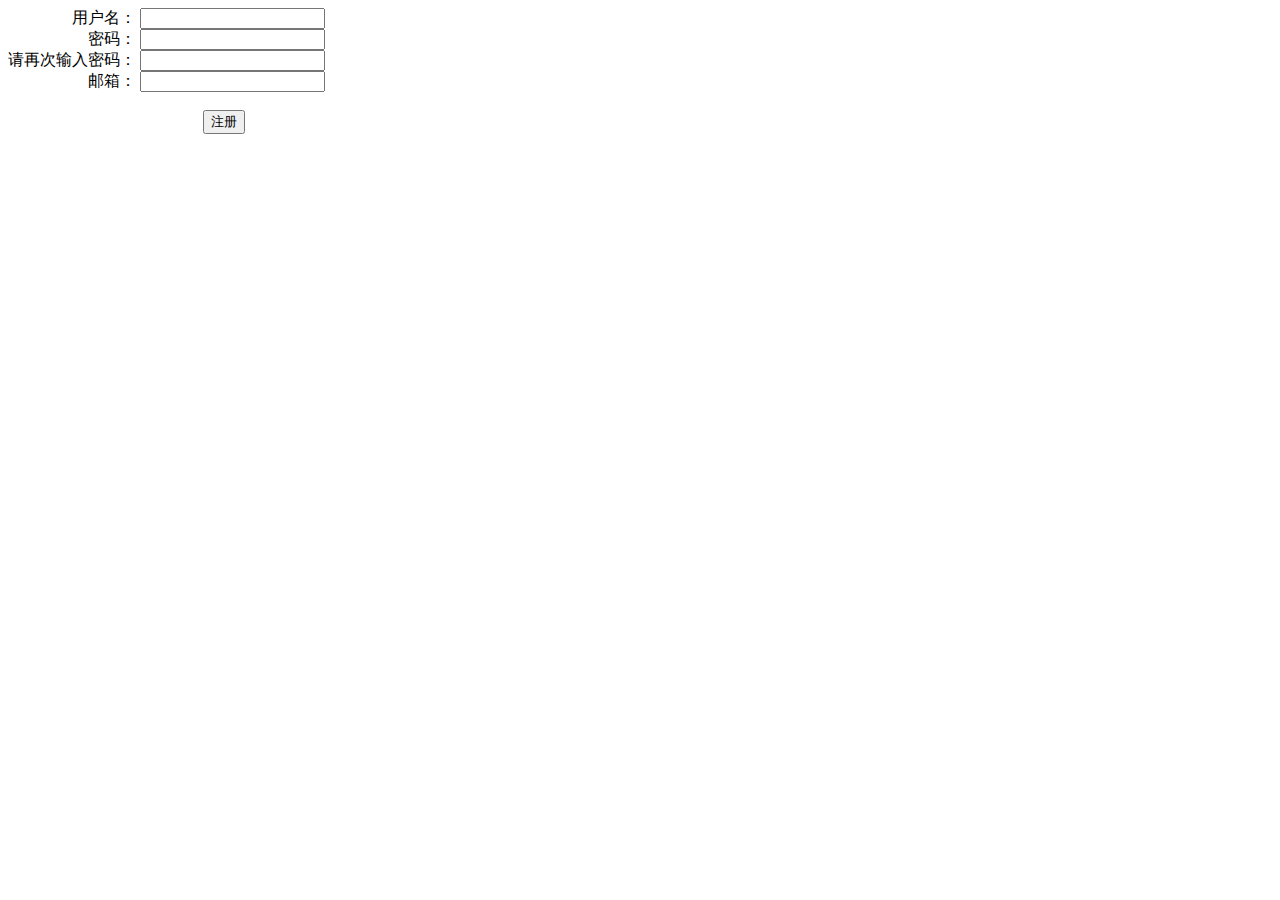
<file: 6th/templates/register.html>
<!doctype html>
<html>

<head>
    <meta charset="utf-8">
    <style>
        .username {
            margin-left: 64px;
        }

        .pw1 {
            margin-left: 80px;
        }

        pw2 {
            margin-left: 10px;
        }

        .email {
            margin-left: 80px;
        }

        input[type="submit"] {
            margin-left: 195px;
        }

        input[type="email"] :invalid {
            outline: 1px solid red;
        }

        input[type="email"] :valid {
            outline: 2px solid black;
        }
    </style>
</head>

<body>
    <form method="POST" action='/registuser'>
        <label class="username">用户名：
            <input type="text" name="user" value="" autocomplete="off" maxlength="20">
        </label>
        <br>
        <label class="pw1">密码：
            <input type="password" name="password1" value="" autocomplete="off" maxlength="20">
        </label>
        <br>
        <label class="pw2">请再次输入密码：
            <input type="password" name="password2" value="" autocomplete="off" maxlength="20">
        </label>
        <br>
        <label class="email">邮箱：
            <input type="email" name="email" value="" autocomplete="off" maxlength="30">
        </label>
        <br>
        <br>
        <input type="submit" value="注册">
    </form>
    <script>
        var button = document.querySelector("input[type='submit']")
        button.onclick = function (event) {
            event.preventDefault()
            user = document.querySelector("input[name='user']").value;
            pw1 = document.querySelector("input[name='password1']").value;
            pw2 = document.querySelector("input[name='password2']").value;
            email = document.querySelector("input[name='email']").value;
            if (user.length === 0) {
                alert("用户名不能为空")
                return
            }
            if (pw1.length === 0) {
                alert("密码不能为空")
                return
            }
            if (pw1 !== pw2) {
                alert("两次输入的密码不一致")
                return
            }
            if (email.length === 0) {
                alert("邮箱不能为空")
            }
            var reg = /^[a-z0-9]+([._\\-]*[a-z0-9])*@([a-z0-9]+[-a-z0-9]*[a-z0-9]+.){1,63}[a-z0-9]+$/;
            if (!reg.test(email)) {
                alert("请填入正确的邮箱")
                return
            }
            document.querySelector("form").submit()
        }
    </script>
</body>

</html>
</file>
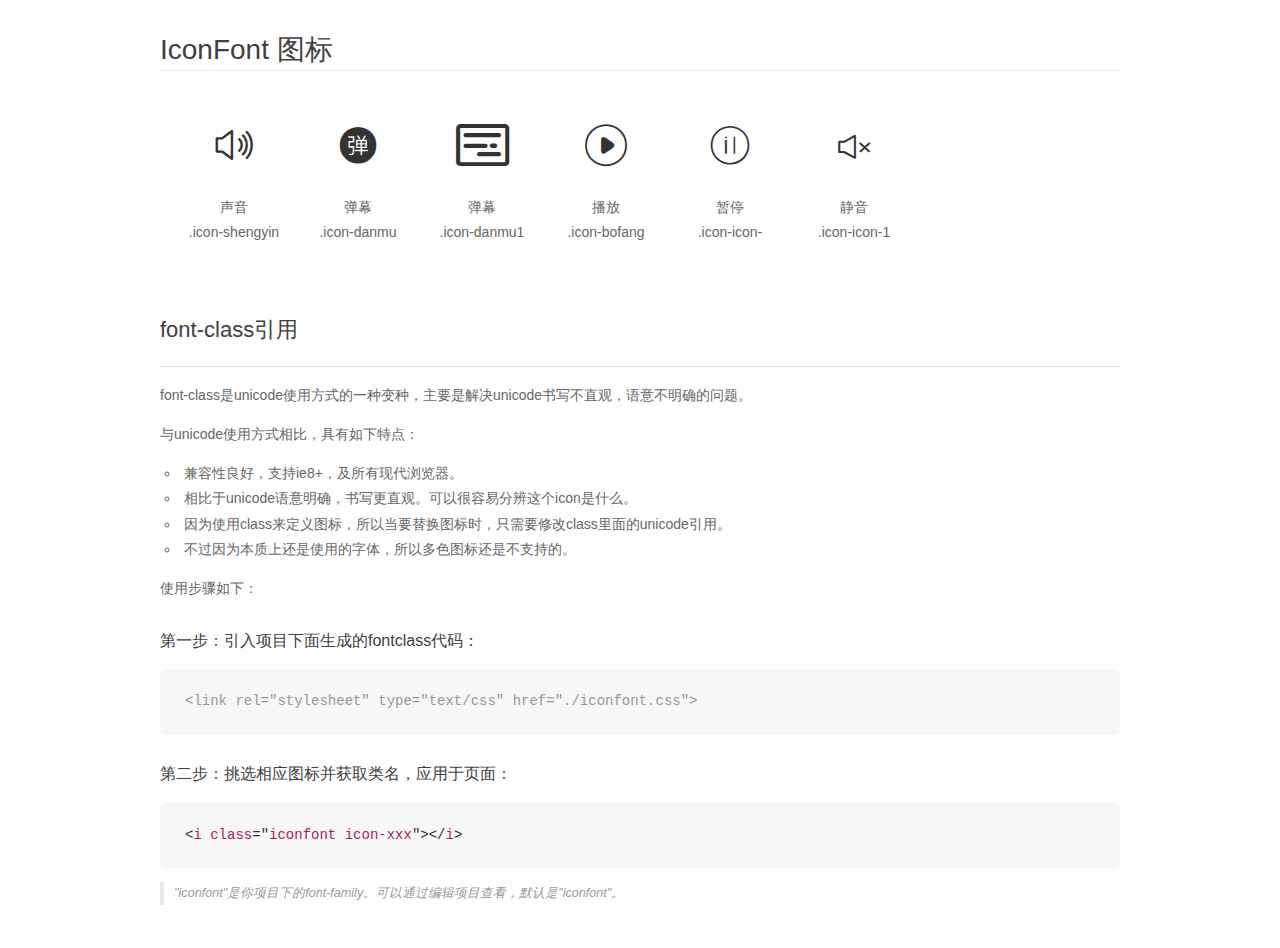
<file: 2th/style/font/demo_fontclass.html>
<!DOCTYPE html>
<html>
<head>
    <meta charset="utf-8"/>
    <title>IconFont</title>
    <link rel="stylesheet" href="demo.css">
    <link rel="stylesheet" href="iconfont.css">
</head>
<body>
    <div class="main markdown">
        <h1>IconFont 图标</h1>
        <ul class="icon_lists clear">
            
                <li>
                <i class="icon iconfont icon-shengyin"></i>
                    <div class="name">声音</div>
                    <div class="fontclass">.icon-shengyin</div>
                </li>
            
                <li>
                <i class="icon iconfont icon-danmu"></i>
                    <div class="name">弹幕</div>
                    <div class="fontclass">.icon-danmu</div>
                </li>
            
                <li>
                <i class="icon iconfont icon-danmu1"></i>
                    <div class="name">弹幕</div>
                    <div class="fontclass">.icon-danmu1</div>
                </li>
            
                <li>
                <i class="icon iconfont icon-bofang"></i>
                    <div class="name">播放</div>
                    <div class="fontclass">.icon-bofang</div>
                </li>
            
                <li>
                <i class="icon iconfont icon-icon-"></i>
                    <div class="name">暂停</div>
                    <div class="fontclass">.icon-icon-</div>
                </li>
            
                <li>
                <i class="icon iconfont icon-icon-1"></i>
                    <div class="name">静音</div>
                    <div class="fontclass">.icon-icon-1</div>
                </li>
            
        </ul>

        <h2 id="font-class-">font-class引用</h2>
        <hr>

        <p>font-class是unicode使用方式的一种变种，主要是解决unicode书写不直观，语意不明确的问题。</p>
        <p>与unicode使用方式相比，具有如下特点：</p>
        <ul>
        <li>兼容性良好，支持ie8+，及所有现代浏览器。</li>
        <li>相比于unicode语意明确，书写更直观。可以很容易分辨这个icon是什么。</li>
        <li>因为使用class来定义图标，所以当要替换图标时，只需要修改class里面的unicode引用。</li>
        <li>不过因为本质上还是使用的字体，所以多色图标还是不支持的。</li>
        </ul>
        <p>使用步骤如下：</p>
        <h3 id="-fontclass-">第一步：引入项目下面生成的fontclass代码：</h3>


        <pre><code class="lang-js hljs javascript"><span class="hljs-comment">&lt;link rel="stylesheet" type="text/css" href="./iconfont.css"&gt;</span></code></pre>
        <h3 id="-">第二步：挑选相应图标并获取类名，应用于页面：</h3>
        <pre><code class="lang-css hljs">&lt;<span class="hljs-selector-tag">i</span> <span class="hljs-selector-tag">class</span>="<span class="hljs-selector-tag">iconfont</span> <span class="hljs-selector-tag">icon-xxx</span>"&gt;&lt;/<span class="hljs-selector-tag">i</span>&gt;</code></pre>
        <blockquote>
        <p>"iconfont"是你项目下的font-family。可以通过编辑项目查看，默认是"iconfont"。</p>
        </blockquote>
    </div>
</body>
</html>
</file>
<file: 1th/style/style.css>
body {
    margin: 0;
    position: relative;
}

.small-logo-container {
    visibility: visible;
    position: absolute;
    z-index: 2;
    background: rgb(230, 0, 18);
}

.small-logo {
    padding: 10px;
    width: 100px;
    height: 40px;
}

.big-logo-container {
    opacity: 0;
    position: absolute;
    width: 100%;
    height: 100vh;
    z-index: 3;
    background: url(../img/01-hero/logo.png) no-repeat center;
    background-size: 310px auto;
    transition: opacity 500ms;
}

.arrow {
    opacity: 0;
    cursor: pointer;
    position: fixed;
    top: calc(95% - 19px);
    left: 46%;
    width: 8%;
    height: 19px;
    z-index: 3;
    background: url(../img/01-hero/arrow.svg) no-repeat center bottom;
    background-size: contain;
    transition: opacity 500ms;
}
.bigbig {
    z-index: 3;
    visibility: visible;
    transition: opacity 500ms;
}


.jshead1 {
    animation: changelogo1 1s linear 1 forwards ;
}
.jshead2 {
    animation: changelogo2 1s linear 1 forwards ;
}
@keyframes changelogo1{
    0% {opacity: 1;}
    100%{opacity: 0;}
}

@keyframes changelogo2 {
    0%{opacity: 0;}
    100%{opacity: 1;}
}

.firstpage {
    display: block;
    width: 100%;
    height: 100vh;
    overflow: hidden;
    position: absolute;
    z-index: 2;
}

.jsselected1 {
    animation: changefirstpage1 0.4s ease-in 1 forwards;
}

.jsselected2 {
    animation: changefirstpage2 0.4s ease-out 1 forwards;
}

@keyframes changefirstpage1 {
    from {top: 0;}
    to {top: -100vh;}
}

@keyframes changefirstpage2 {
    from {top: -100vh;}
    to {top: 0;}
}

.layer {
    height: 100%;
    float: left;
    width: 100%;
}

.gallery {
    float: left;
    height: 100%;
    width: 100%;
}

.none {
    opacity: 0;
}

.slide {
    height: 100vh;
    transform: translate(0,0);
    transform-origin: center;
    animation: picslide 36s ease-in-out infinite backwards;
}

.layers {
    position: absolute;
    height: 100vh;
    width: 100%;
    transform: translate(0,0);
    animation: redslide 6s ease-in-out infinite backwards;
}

@keyframes redslide {
    0% {transform: translate(0,0);}
    50% {transform: translate(0,0);}

    66.66% {transform: translate(0,-100%);}
    83.33% {transform: translate(0,-100%);}

    100% {transform: translate(0,-200%);}
}

@keyframes picslide {
    0% {transform: translate(0,0) scale(1);}
    11.11112% {transform: translate(0,0) scale(1.05); transform-origin: 50% 50%;}

    13.88890% {transform: translate(0,-100%) scale(1); }
    27.77780% {transform: translate(0,-100%) scale(1.05); transform-origin: 50% 150%;}

    30.55558% {transform: translate(0,-200%) scale(1);}
    44.44448% {transform: translate(0,-200%) scale(1.05); transform-origin: 50% 250%;}

    47.22226% {transform: translate(0,-300%) scale(1);}
    61.11116% {transform: translate(0,-300%) scale(1.05); transform-origin: 50% 350%;}

    63.88894% {transform: translate(0,-400%) scale(1);}
    77.77784% {transform: translate(0,-400%) scale(1.05); transform-origin: 50% 460%;} 

    80.55562% {transform: translate(0,-500%) scale(1);}
    94.44452% {transform: translate(0,-500%) scale(1.05); transform-origin: 50% 550%;}

    97.22230% {transform: translate(0,0%) scale(1);}
    100% {transform: translate(0,0%) scale(1.05); transform-origin: 50% 50%;}
}

.secondpage {
    height: 200vh;
    width: 100%;
    background-image: url(../img/02-gallery/bg.jpg);
    background-attachment: fixed;
    background-size: cover;
    position: relative;
    display: block;
}

.headimg {
    height: 80px;
    background: url(../img/02-gallery/headline-01.png);
    margin-bottom: 16px;
    background-size: auto 100%;
    background-repeat: no-repeat;
    background-position: center top;
    
}

.headtext {
    background: url(../img/02-gallery/headline-02.png);
    background-position: center top;
    background-repeat: no-repeat;
    background-size: auto 100%;
    width: 100%;
    height: 24px;
}

.headcontainer {
    position: absolute;
    top: 95vh;
    height: 68px;
    width: 100%;
    opacity: 0;
}

.jsselected3 {
    animation: changeopacity1 0.5s ease-in  1 forwards;
}
.jsselected4 {
    animation: changeopacity2 0.5s ease-in  1 forwards;
}
@keyframes changeopacity1 {
    0% {opacity: 0;}
    100% {opacity: 1;}
}
@keyframes changeopacity12 {
    0% {opacity: 1;}
    100% {opacity: 0;}
}

.thirdpage {
    display: block;
    position: relative;
    height: 120vh;
    width: 100%;
    background: black;
}

.thirdpage .innerblock {
    float: left;
    position: relative;
    height: 50%;
    width: 100%;
}

.thirdpage .pic-1 {
    margin: 2%;
    position: absolute;
    display: inline-block;
    height: 100%;
    width: 60%;
    background: url(../img/02-gallery/img-01.jpg) center top no-repeat;
    background-size: contain;
}

.thirdpage .pic-2 {
    display: inline-block;
    position: absolute;
    top: 35%;
    left: 65%;
    width: 25%;
    height: 50%;
    background: url(../img/02-gallery/subheadline-pc_sp.png) center top no-repeat;
    background-size: contain;
}

.thirdpage .pic-3 {
    position: absolute;
    display: inline-block;
    height: 30%;
    width: 5%;
    right: 3%;
    bottom: 0;
    background: url(../img/02-gallery/bt-detail.png) center top no-repeat;
    background-size: contain;
    opacity: 1;
    transition: linear 0.1s;
    cursor: pointer;
    pointer-events: auto;
}

.thirdpage .pic-3:hover {
    opacity: 0.5;
}

.thirdpage .pic-4 {
    position: absolute;
    display: inline-block;
    left: 2%;
    height: 90%;
    width: 24%;
    top: 10%;
    background: url(../img/02-gallery/img-02.jpg) center top no-repeat;
    background-size: contain;
}

.thirdpage .pic-5 {
    position: absolute;
    left: 27%;
    top: 10%;
    display: inline-block;
    height: 90%;
    width: 24%;
    background: url(../img/02-gallery/img-03.jpg) center top no-repeat;
    background-size: contain;
}

.thirdpage .pic-6 {
    position: absolute;
    right: 1%;
    top: 10%;
    display: inline-block;
    height: 90%;
    width: 47%;
    background: url(../img/02-gallery/img-04.jpg) center top no-repeat;
    background-size: contain;
}

.forthpage {
    display: block;
    position: relative;
    height: 100vh;
    width: 100%;
    background: url(../img/03-portable/bg.jpg) center top no-repeat;
    background-size: cover;
    background-attachment: fixed;
}

.midtext {
    opacity: 0;
    position: absolute;
    top: 40%;
    width: 100%;
    height: 25%;
    background: url(../img/03-portable/headline-tab_sp.png) center top no-repeat;
}

.jsselected6 {
    animation: changemidtext1 1s ease-in 1 forwards;
}

.jsselected7 {
    animation: changemidtext2 1s ease-in 1 forwards;
}

@keyframes changemidtext1 {
    0%{opacity: 0;}
    100%{opacity: 1;}
}
@keyframes changemidtext2 {
    0%{opacity: 1;}
    100%{opacity: 0;}
}
.fifthpage {
    display: block;
    position: relative;
    height: 120vh;
    width: 100%;
    background: black;
}

.fifthpage .first {
    float: left;
    position: relative;
    height: 60%;
    width: 100%;
}

.fifthpage .second {
    float: left;
    position: relative;
    height: 40%;
    width: 100%;
}

.fifthpage .pic-1 {
    display: inline-block;
    position: absolute;
    top: 5%;
    left: 2%;
    width: 60%;
    height: 100%;
    background: url(../img/03-portable/img-01.jpg) center top no-repeat;
    background-size: cover;
}

.fifthpage .pic-2 {
    display: inline-block;
    position: absolute;
    top: 5%;
    left: 66%;
    width: 30%;
    height: 100%;
    background: url(../img/03-portable/text-pclarge_sp.png) center top no-repeat;
    background-size: contain;
}

.fifthpage .pic-4 {
    position: absolute;
    display: inline-block;
    left: 2%;
    height: 90%;
    width: 31%;
    top: 10%;
    background: url(../img/03-portable/img-02.jpg) center top no-repeat;
    background-size: contain;
}

.fifthpage .pic-5 {
    position: absolute;
    left: 34.5%;
    top: 10%;
    display: inline-block;
    height: 90%;
    width: 31%;
    background: url(../img/03-portable/img-03.jpg) center top no-repeat;
    background-size: contain;
}

.fifthpage .pic-6 {
    position: absolute;
    right: 2%;
    top: 10%;
    display: inline-block;
    height: 90%;
    width: 31%;
    background: url(../img/03-portable/img-04.jpg) center top no-repeat;
    background-size: contain;
}

.big-img {
    width: 100%;
    height: 100vh;
    position: relative;
    display: block;
    overflow: hidden;
}

.playstyles {
    position: absolute;
    width: 100%;
    height: 15%;
    top: 20%;
}
.part-1 {
    width: 100%;
    height: 60%;
    position: absolute;
    background: url(../img/04-playstyle/headline-01.png) center no-repeat;
    background-size: contain;
}

.part-2 {
    width: 100%;
    height: 20%;
    top: 80%;
    position: absolute;
    background: url(../img/04-playstyle/headline-02.png) center no-repeat;
    background-size: contain;
}
.part1 {
    position: absolute;
    height: 100%;
    width: 100%;
    top: 9%;
    background: url(../img/04-playstyle/bg-headline-left.png) no-repeat center bottom;
    background-size: cover;
}

.part2 {
    position: absolute;
    height: 100%;
    width: 100%;
    background: url(../img/04-playstyle/bg-headline-center.png) no-repeat center bottom;
    background-size: cover;
}

.part3 {
    position: absolute;
    height: 100%;
    width: 100%;
    background: url(../img/04-playstyle/bg-headline-right.png) no-repeat 0 47%;
    background-size: cover;
}

.threeparts {
    position: relative;
    overflow: hidden;
    height: 60%;
    width: 100%;
}

.jsselectedleft1 {
    animation: leftup1 1s ease-out  1 forwards;
}
.jsselectedright1 {
    animation: rightup1 1s ease-out  1 forwards ;
}
@keyframes leftup1{
    0%{top: 9%;}
    100%{
    top: 0;
}
}
@keyframes rightup1{
    0%{background-position-y: 47%;}
    100%{background-position-y: 100%;}
}
.sixthpage {
    position: relative;
    top: -35vh;
    height: 100vh;
    width: 100%;
    background: white;
}

.mode {
    display: block;
    position: absolute;
    width: 30%;
    height: 100%;
}

.TV {
    left: 4%;
}

.Tabletop {
    left: 35%;
}

.Handheld {
    right: 4%;
}

.TV .imgs, .Tabletop .imgs, .Handheld .imgs {
    width: 100%;
    display: block;
    position: absolute;
    height: 62%;
}


.TV .img-1 {
    position: absolute;
    width: 100%;
    height: 100%;
    background: url(../img/04-02-mode/tv01.jpg) no-repeat left;
    background-size: cover;
    animation: change1 6s linear infinite backwards;
}

.TV .img-2 {
    position: absolute;
    width: 100%;
    height: 100%;
    background: url(../img/04-02-mode/tv02.jpg) no-repeat left;
    background-size: cover;
    animation: change2 6s linear infinite backwards;
}

.TV .img-3 {
    position: absolute;
    width: 100%;
    height: 100%;
    background: url(../img/04-02-mode/tv03.jpg) no-repeat left;
    background-size: cover;
    animation: change3 6s linear infinite backwards;
}

.Tabletop .img-1 {
    position: absolute;
    width: 100%;
    height: 100%;
    background: url(../img/04-02-mode/table01.jpg) no-repeat left;
    background-size: cover;
    animation: change1 6s linear infinite backwards;
}

.Tabletop .img-2 {
    position: absolute;
    width: 100%;
    height: 100%;
    background: url(../img/04-02-mode/table02.jpg) no-repeat left;
    background-size: cover;
    animation: change2 6s linear infinite backwards;
}
.Tabletop .img-3 {
    position: absolute;
    width: 100%;
    height: 100%;
    background: url(../img/04-02-mode/table03.jpg) no-repeat left;
    background-size: cover;
    animation: change3 6s linear infinite backwards;
}
.Handheld .img-1 {
    position: absolute;
    width: 100%;
    height: 100%;
    background: url(../img/04-02-mode/hh01.jpg) no-repeat left;
    background-size: cover;
    animation: change1 6s linear infinite backwards;
}
.Handheld .img-2 {
    position: absolute;
    width: 100%;
    height: 100%;
    background: url(../img/04-02-mode/hh02.jpg) no-repeat left;
    background-size: cover;
    animation: change2 6s linear infinite backwards;
}
.Handheld .img-3 {
    position: absolute;
    width: 100%;
    height: 100%;
    background: url(../img/04-02-mode/hh03.jpg) no-repeat left;
    background-size: cover;
    animation: change3 6s linear infinite backwards;
}

@keyframes change1 {
    0% {width: 100%; z-index: 3;}
    16.67% {width: 100%; z-index: 3;}
    33.33% {width: 100%; z-index: 3;}
    50% {width: 100%; z-index: 1;}   
    66.67% {width: 0; z-index: 1;}
    83.33% {width: 0; z-index: 3;}
    100% {width: 100%; z-index: 3;}
}

@keyframes change2 {
    0% {width: 0; z-index: 2;} 
    16.67% {width: 0; z-index: 3;}
    33.33% {width: 100%; z-index: 3;} 
    50% {width: 100%; z-index: 2}; 
    66.67% {width: 100%; z-index: 2;}
    83.33% {width: 100%; z-index: 2;}
    100% {width: 0; z-index: 2;}
}

@keyframes change3 {
    0% {width: 0; z-index: 1;}
    16.67% {width: 0; z-index: 1;}
    33.33% {width: 0; z-index: 1;}
    50% {width: 0; z-index: 3;}
    66.67% {width: 100%; z-index: 3;}
    83.33% {width: 100%; z-index: 2;}
    100% {width: 100%; z-index: 1;}
}

.subtitle {
    left: 10%;
    width: 80%;
    display: block;
    height: 12%;
    position: absolute;
    top: 55%;
    background: black;
    z-index: 4;
}

.TV .part_1 {
    position: absolute;
    background: url(../img/04-02-mode/h-01-jp.png) no-repeat center;
    top: 27%;
    height: 33%;
    background-size: contain;
    width: 100%;
}

.TV .part_2 {
    position: absolute;
    background: url(../img/04-02-mode/h-01-en.png) white no-repeat center;
    height: 20%;
    top: 75%;
    left: 2%;
    background-size: contain; 
    width: 96%;
}

.Tabletop .part_1 {
    position: absolute;
    background: url(../img/04-02-mode/h-02-jp.png) no-repeat center;
    top: 27%;
    height: 33%;
    background-size: contain;
    width: 100%;
}

.Tabletop .part_2 {
    position: absolute;
    background: url(../img/04-02-mode/h-02-en.png) white no-repeat center;
    height: 20%;
    top: 75%;
    left: 2%;
    background-size: contain; 
    width: 96%;
}

.Handheld .part_1 {
    position: absolute;
    background: url(../img/04-02-mode/h-03-jp.png) no-repeat center;
    top: 27%;
    height: 33%;
    background-size: contain;
    width: 100%;
}

.Handheld .part_2 {
    position: absolute;
    background: url(../img/04-02-mode/h-03-en.png) white no-repeat center;
    height: 20%;
    top: 75%;
    left: 2%;
    background-size: contain; 
    width: 96%;
}

.title {
    height: 20%;
    left: 10%;
    width: 80%;
    top: 67%;
    position: absolute;
    display: block;
}

.TV .title {
    background: url(../img/04-02-mode/lead-01.png) no-repeat center;
    background-size: contain;
}

.Tabletop .title {
    background: url(../img/04-02-mode/lead-02.png) no-repeat center;
    background-size: contain;
}

.Handheld .title {
    background: url(../img/04-02-mode/lead-03.png) no-repeat center;
    background-size: contain;
}

.des {
    width: 80%;
    display: block;
    position: absolute;
    height: 20%;
    top: 87%;
    left: 10%;
    line-height: 200%;
}

.Imgfour {
    position: relative;
    height: 90vh;
    width: 67%;
    display: inline-block;
    background: black;
}

.Imgfour .img1 {
    background: url(../img/05-02-world/ph01.jpg) no-repeat top center;
    position: absolute;
    background-size: cover;
    width: 100%;
    height: 100%;
    opacity: 1;
    animation: big1 12s linear infinite backwards ;
}
.Imgfour .img2 {
    background: url(../img/05-02-world/ph02.jpg) no-repeat top center;
    position: absolute;
    background-size: cover;
    width: 100%;
    height: 100%;
    opacity: 0;
    animation: big2 12s linear infinite backwards ;
}

.Imgfour .img3 {
    background: url(../img/05-02-world/ph03.jpg) no-repeat top center;
    position: absolute;
    background-size: cover;
    width: 100%;
    height: 100%;
    opacity: 0;
    animation: big3 12s linear infinite backwards ;
}
.Imgfour .img4 {
    background: url(../img/05-02-world/ph04.jpg) no-repeat top center;
    position: absolute;
    background-size: cover;
    width: 100%;
    height: 100%;
    opacity: 0;
    animation: big4 12s linear infinite backwards ;
}

@keyframes big1 {
    0% {opacity: 1;}
    8.32% {opacity: 1;}
    16.67% {opacity: 0;}
    25% {opacity: 0;}
    33.32% {opacity: 0;}
    41.65% {opacity: 0;}
    50% {opacity: 0;}
    58.31% {opacity: 0;}
    66.66% {opacity: 0;}
    75% {opacity: 0;}
    83.33% {opacity: 0;}
    91.63% {opacity: 0;}
    100% {opacity: 1;}
}

@keyframes big2 {
    0% {opacity: 0;}
    8.32% {opacity: 0;}
    16.67% {opacity: 0;}
    25% {opacity: 1;}
    33.32% {opacity: 1;}
    41.65% {opacity: 0;}
    50% {opacity: 0;}
    58.31% {opacity: 0;}
    66.66% {opacity: 0;}
    75% {opacity: 0;}
    83.33% {opacity: 0;}
    91.63% {opacity: 0;}
    100% {opacity: 0;}
}
@keyframes big3 {
    0% {opacity: 0;}
    8.32% {opacity: 0;}
    16.67% {opacity: 0;}
    25% {opacity: 0;}
    33.32% {opacity: 0;}
    41.65% {opacity: 0;}
    50% {opacity: 1;}
    58.31% {opacity: 1;}
    66.66% {opacity: 0;}
    75% {opacity: 0;}
    83.33% {opacity: 0;}
    91.63% {opacity: 0;}
    100% {opacity: 0;}
}
@keyframes big4 {
    0% {opacity: 0;}
    8.32% {opacity: 0;}
    16.67% {opacity: 0;}
    25% {opacity: 0;}
    33.32% {opacity: 0;}
    41.65% {opacity: 0;}
    50% {opacity: 0;}
    58.31% {opacity: 0;}
    66.66% {opacity: 0;}
    75% {opacity: 1;}
    83.33% {opacity: 1;}
    91.63% {opacity: 0;}
    100% {opacity: 0;}
}
.besider {
    display: block;
    height: 100%;
    position: absolute;
    width: 33%;
    top: 0;
    left: 67%;
    background: black;
}

.besider .text1 {
    width: 84%;
    height: 3.5%;
    display: block;
    top: 8%;
    left: 7%;
    position: absolute;
    background: white;
    font-size: 12px;
    font-weight: bold;
    padding-left: 2%;
    line-height: 18px;
}

.besider .maxnum {
    position: absolute;
    height: 18%;
    width: 100%;
    display: block;
    top: 15%;
    left: 7%;
    width: 84%;
    visibility: visible;
    background: url(../img/05-02-world/subheadline-pc_sp.png) no-repeat top left; 
    background-size: cover;
}

.besider .text2 {
    width: 84%;
    height: 7%;
    display: block;
    top: 36%;
    left: 7%;
    position: absolute;
    font-size: 14px;
    font-weight: bold;
    
    line-height: 25px;
    color: white;
}

.besider .text3 {
    width: 84%;
    height: 3.5%;
    display: block;
    top: 52%;
    left: 7%;
    position: absolute;
    background: white;
    padding-left: 2%;
    font-size: 12px;
    font-weight: bold;
    line-height: 18px;
}

.besider .text4 {
    width: 84%;
    height: 7%;
    display: block;
    top: 60%;
    left: 7%;
    position: absolute;
    font-size: 14px;
    font-weight: bold;
    line-height: 25px;
    color: white;
}

.besider .text5 {
    width: 84%;
    height: 7%;
    display: block;
    top: 80%;
    left: 7%;
    position: absolute;
    font-size: 14px;
    font-weight: bold;
    line-height: 25px;
    color: white;
}

.style {
    position: relative;
}

.Joy-Con {
    height: 100vh;
    width: 100%;
    display: block;
    position: relative;
}

.controlers {
    position: absolute;
    height: 100%;
    width: 100%;
}

.controlers .controler1 {
    left: 11%;
    top: 2%;
    position: absolute;
    opacity: 0;
}

.controlers .controler2 {
    top: 20%;
    right: 11%;
    position: absolute;
    opacity: 0;
}
.jsselectedleft2 {
    animation: leftup2 1.5s ease-out  1 forwards;
}
.jsselectedright2 {
    animation: rightdown2 1.5s ease-out  1 forwards;
}
@keyframes leftup2 {
    0% {top: 2%; opacity: 0;}
    100%{top: 11%; opacity: 1;}
}
@keyframes rightdown2{
    0% {top: 20%; opacity: 0;}
    100%{top: 11%; opacity: 1;}
}
.Joy-Con .text1 {
    position: absolute;
    height: 15%;
    width: 35%;
    top: 35%;
    left: 32.5%;
    background: url(../img/05-joycon/title_text01.png) center top no-repeat;
    background-size: contain;
    border-bottom: 2px solid red;
    padding-bottom: 6px;
}

.Joy-Con .text2 {
    position: absolute;
    height: 4%;
    top: 55%;
    width: 100%;
    background: url(../img/05-joycon/title_text02.png) center top no-repeat;
    background-size: contain;
}

.Joy-Con .text3 {
    position: absolute;
    top: 65%;
    left: 33%;
    width: 34%;
    text-align: center;
    line-height: 2.25;
    font-size: 16px;
    font-weight: bold;
}

.thecontrolers {
    height: 100vh;
    width: 100%;
    display: block;
    position: relative;
}

.leftpart {
    position: absolute;
    width: 45%;
    display: block;
    height: 100%;
}

.leftpart img {
    position: absolute;
    bottom: 3%;
    left: 0;
    width: 100%;
}

.rightpart {
    position: absolute;
    width: 45%;
    display: block;
    height: 100%;
    top: 18.5%
}
.jsselectedright3 {
    animation: rightup2 1.5s ease-out  1 forwards ;
}
@keyframes rightup2 {
    0% {top: 18.5%;}
    100%{top: 0;}
}
.rightpart img {
    position: absolute;
    bottom: 3%;
    left: 0;
    width: 100%;
}

.bigimg {
    position: absolute;
    right: 3%;
    top: 3%;
    height: 75%;
    width: 65%;
    
}

.bigimg img {
    width: 100%;
    height: 100%;
}

.thecontrolers .text {
    position: absolute;
    height: 10%;
    width: 45%;
    left: 52%;
    bottom: 3%;
    font-size: 16px;
    line-height: 36px;
}

.biggallery {
    width: calc(100% - 80px);
    position: relative;
    height: 277vh;
    margin: 40px;
    display: block;
}

.biggallery img {
    height: 100%;
    width: 100%;
    display: block;
}

.biggallery .img-1{
    position: absolute;
    width: 60%;
}

.biggallery .img-2 {
    position: absolute;
    left: 60%;
    width: 40%;
}

.biggallery .img-3 {
    position: absolute;
    top: 27.57%;
    width: 40%
}

.biggallery .img-4 {
    position: absolute;
    top: 27.57%;
    width: 40%;
    left: 40%;
}

.biggallery .img-5 {
    position: absolute;
    top: 27.57%;
    width: 20%;
    left: 80%;
}

.biggallery .img-6 {
    position: absolute;
    top: 41.36%;
    left: 80%;
}

.biggallery .img-7 {
    position: absolute;
    top: 41.36%;
    width: 40%;
}

.biggallery .img-8 {
    position: absolute;
    top: 55.15%;
    left: 40%;
    width: 20%;
}

.biggallery .img-9 {
    position: absolute;
    top: 55.15%;
    left: 60%;
    width: 40%;
}

.biggallery .img-10 {
    position: absolute;
    top: 68.93%;
    width: 60%;
}

.biggallery .img-11 {
    position: absolute;
    top: 82.72%;
    width: 25%;
}

.biggallery .img-12 {
    position: absolute;
    top: 82.72%;
    width: 50%;
    left: 25%;
}

.biggallery .img-13 {
    position: absolute;
    top: 82.72%;
    width: 25%;
    left: 75%;
}

.joyworld {
    height: 90vh;
    width: 100%;
    position: relative;
    background: url(../img/05-02-world/bg.png) repeat-x;
    background-size: auto 100%;
    animation: changeback 100s linear infinite backwards;
}

@keyframes changeback {
    from {
        background-position: 3176px top;
    }
    to {
        background-position: 0 top;
    }
}

.joyworld .leftpart {
    position: absolute;
    margin-left: 5%;
    width: 38%;
    background: url(../img/05-joycon/headline-pc_sp.png) no-repeat center center;
    background-size: contain;
}

.joyworld .rightpart {
    position: absolute;
    left: 50%;
    width: 39%;
}
.joyworld  .lead {
    padding: 6px 18px;
    background: rgb(230, 0, 18);
    color: white;
    display: inline-block;
    font-weight: bold;
    font-size: 24px;
}

.joyworld .rightpart .upperpart {
    height: 40%;
    margin-top: 15%;
}

.joyworld .rightpart .upperpart .text {
    margin-top: 5%;
    font-size: 14px;
    line-height: 28px;
    font-weight: bold;
}

.joyworld .rightpart .lowerpart .text {
    margin-top: 5%;
    margin-left: 32%;
    font-size: 14px;
    line-height: 28px;
    font-weight: bold;
}

.oneimg {
    position: absolute;
    width: 30%;
    bottom: 10%;
    left: 0;
}

.bigimg2 {
    width: 100%;
}

.bigimg2 img {
    width: 100%;
}

.menu {
    position: relative;
    width: 100%;
    background: rgb(230, 0, 18);
    height: 400vh;
}

.menulogo {
    width: 50%;
    position: absolute;
    left: 25%;
    margin: 0;
}

.menulogo img {
    display: block;
    height: 200px;
    display: block;
    width: 100%;
    margin: 91px 0 0 0;
}

.timetosale {
    color: #fff;
    font-size: 34px;
    margin-bottom: 58px;
    text-align: center;
    display: block;
    width: 70%;
    margin: auto;
    border-bottom: 3px solid white;
}

.timetosale img {
    width: 80%;
    height: 100%;
    padding: 350px 0 30px 0;
}

.videos {
    width: 70%;
    margin: 50px auto 0;
}

.video {
    width: 32.9%;
    display: inline-block;
    margin: 0 auto;
    transition: opacity 1s;
}
.video img {
    width: 100%;
}

.video .t {
    color: white;
    font-size: 14px;
    margin-top: 14px;
}
.video .s {
    font-size: 12px;
    margin-top: 10px;
    color: #fff;
    opacity: 0.6;
}

.video:hover {
    opacity: 0.7;
    transition: linear;
}

.switch2017 {
    width: 70%;
    padding: 28px 0;
    margin: 0 auto 90px;
    border-bottom: 3px solid white;
}
.switch2017 img {
    background: white;
}

.lineup {
    width: 70%;
    margin: 0 auto;
    background: white;
}
.lineup img, .techspecs img, .accessories img,.controls img, .software img,.switch2017 img{
    width: 100%;
    cursor: pointer;
    background: white;
}

.techspecs {
    width: 34%;
    margin-left: 15%;
    margin-right: 1%;
    display: inline-block;
    margin: 10px 1% 10px 15%;
    background: white;
}

.accessories {
    display: inline-block;
    width: 34%;
    margin-right: 15%;
    background: white;
}
.controls {
    width: 34%;
    margin-left: 15%;
    margin-right: 1%;
    display: inline-block;
    margin: 0 1% 40px 15%;
    background: white;
}

.software {
    width: 70%;
    margin: 40px auto;
    padding: 28px 0;
    border-top: 3px solid white;
}

.lineup :hover, .techspecs :hover, .accessories:hover ,.controls :hover, .software :hover, .switch2017:hover{
    transition: 0.5s linear;
    opacity: 0.7;
}

.blacklayer1, .blacklayer2, .blacklayer3, .blacklayer4, .blacklayer5,.blacklayer6, .blacklayer7, .blacklayer8, .blacklayer9, .blacklayer10,.blacklayer11,.blacklayer12, .blacklayer13, .blacklayer14{
    background: black;
    width: 100%;
    height: 100%;
    position: absolute;
    top: 0;
    right: 0;
    /* z-index: 3; */
}

.upblacklayer1,.upblacklayer2,.upblacklayer3,.upblacklayer4, .upblacklayer5, .upblacklayer6{
    background: black;
    width: 100%;
    height: 100%;
    position: absolute;
    top: 0;
    z-index: 3;
}

.jsselected5 {
    animation: blacklayer1 0.5s ease-in  1 forwards;
}
.jsselectedup {
    animation: blackup 0.5s ease-in 1 forwards ;
}
@keyframes blacklayer1 {
    0%{width: 100%;}
    100% {width: 0;}
}

@keyframes blackup {
    0%{height: 100%;}
    100%{height: 0;}
}

.foot {
    height: 20%;
    width: 100%;
}

.video .play {
    display: block;
    width: 50px;
    height: 50px;
    transform: translateX(-50%) translateY(-50%);
    background: url(../img/06-menu/icon_play.svg) no-repeat center;
    opacity: 0.5;
    background-size: cover;
    position: relative;
    top: -88px;
    right: -161px;
}


.company span{
    font-size: 12px;
    display: inline-block;
    font-weight: bold;
    text-align: center;
    color: white
}


/*以下为新添加内容*/
.black-bg {
    position: absolute;
    top: 0;
    left: 0;
    width: 100%;
    height: 100%;
    background-color: black;
    pointer-events: none;
    opacity: 0;
    transform: scale(1, 0);
    transition: all 300ms;
    transition-delay: 200ms;
    margin: 0;
    padding: 0;
    display: block;
}

.new-window {
    opacity: 0;
    position: absolute;
    top: 0;
    height: 100%;
    width: 100%;
    pointer-events: none;
    transition: opacity 300ms;
    transition-delay: 200ms;
    display: block;
}


.slide-gallery {
    position: absolute;
    top: 10%;
    right: 0;
    left: 0;
    height: 80%;
}

.close-btn {
    height: 56px;
    width: 56px;
    position: absolute;
    right: 0;
    top: 0;
    opacity: 1;
    pointer-events: none;
    background: url(../img/close-fill-white.svg);
    z-index: 10000;
    cursor: pointer;
}

.slider {
    display: block;
    position: absolute;
    transition: opacity 300ms;
    transition-delay: 200ms;
    margin-right: 14px;
    height: 100%;
    width: 100%;
}

.sliders {
    margin: 0 auto 44px;
    width: 70%;
    height: 100%;
    overflow: hidden;
}

.slider-container {
    position: relative;
    height: 95%;
    width: 100%;
    margin: 0;
    transition: transform 0.5s ease-in-out;
}

.slider img {
    width: 100%;
    height: 100%;
}

.item1 {
    transform: translate(0, 0);
}

.item2 {
    transform: translate(105%,0);
}

.item3 {
    transform: translate(210%,0);
}

.item4 {
    transform: translate(315%,0);
}

.black-bg-selected {
    transform: scale(1,1);
    opacity: 1;
}

.sliders-selected {
    opacity: 1;
}

.bottom-btn {
    text-align: center;
}

.item-nav {
    display: inline-block;
    position: relative;
}

.buttom {
    width: 21px;
    margin-right: 4px;
    cursor: pointer;
    position: relative;
    float: left;
    height: 4px;
    border-radius: 2px;
    background-color: #d9d9d9;
    z-index: 10000;
}

.inner-red {
    transform: scale(0,1);
    background-color: #e60012;
    height: 100%;
    border-radius: 2px;
    position: absolute;
    left: 0;
    top: 0;
    width: 100%;
    transform-origin: left bottom;
}

.buttom-selected {
    animation: changeColor 6s linear  1  ;
}
@keyframes changeColor {
    from {transform: scale(0,1)}
    to {transform: scale(1,1)}
}
</file>
<file: 4th/pages/style_for_more.css>
body {
    margin: 0;
    display: flex;
    height: 100vh;
    overflow: hidden;
}

.kindle-mac {
    margin-top: 50px;
    margin-left: 80px;
    vertical-align: middle;
}

.sample-mac {
    position: relative;
}

.prevent-water {
    position: absolute;
    top: 70px;
    left: 36px;
}

.prevent-water img {
    display: block;
}

.string1 {
    position: relative;
    right: -82%;
    top: 20px;
    
}

.large-screen {
    position: absolute;
    top: 25px;
    left: 840px;
}

.string2 {
    position: relative;
    top: 73px;
    left: -269px;
}

.high-capacity {
    position: absolute;
    top: 170px;
    left: 790px;
}

.string3 {
    position: relative;
    top: 62px;
    left: -225px;
}

.strong-battery {
    position: absolute;
    top: 315px;
    left: 795px;
}

.string4 {
    position: relative;
    top: 65px;
    left: -180px;
}

.thin-body {
    position: absolute;
    top: 455px;
    left: 750px;
}

.string5 {
    position: relative;
    top: 17px;
    left: -255px;
}
</file>
<file: 2th/style/font/iconfont.css>
@font-face {font-family: "iconfont";
  src: url('iconfont.eot?t=1525092840809'); /* IE9*/
  src: url('iconfont.eot?t=1525092840809#iefix') format('embedded-opentype'), /* IE6-IE8 */
  url('[data-uri]') format('woff'),
  url('iconfont.ttf?t=1525092840809') format('truetype'), /* chrome, firefox, opera, Safari, Android, iOS 4.2+*/
  url('iconfont.svg?t=1525092840809#iconfont') format('svg'); /* iOS 4.1- */
}

.iconfont {
  font-family:"iconfont" !important;
  font-size:16px;
  font-style:normal;
  -webkit-font-smoothing: antialiased;
  -moz-osx-font-smoothing: grayscale;
}

.icon-shengyin:before { content: "\e600"; }

.icon-danmu:before { content: "\e625"; }

.icon-danmu1:before { content: "\e621"; }

.icon-bofang:before { content: "\e624"; }

.icon-icon-:before { content: "\e64a"; }

.icon-icon-1:before { content: "\e606"; }
</file>
<file: 2th/style/font/demo.css>
*{margin: 0;padding: 0;list-style: none;}
/*
KISSY CSS Reset
理念：1. reset 的目的不是清除浏览器的默认样式，这仅是部分工作。清除和重置是紧密不可分的。
2. reset 的目的不是让默认样式在所有浏览器下一致，而是减少默认样式有可能带来的问题。
3. reset 期望提供一套普适通用的基础样式。但没有银弹，推荐根据具体需求，裁剪和修改后再使用。
特色：1. 适应中文；2. 基于最新主流浏览器。
维护：玉伯<lifesinger@gmail.com>, 正淳<ragecarrier@gmail.com>
 */

/** 清除内外边距 **/
body, h1, h2, h3, h4, h5, h6, hr, p, blockquote, /* structural elements 结构元素 */
dl, dt, dd, ul, ol, li, /* list elements 列表元素 */
pre, /* text formatting elements 文本格式元素 */
form, fieldset, legend, button, input, textarea, /* form elements 表单元素 */
th, td /* table elements 表格元素 */ {
  margin: 0;
  padding: 0;
}

/** 设置默认字体 **/
body,
button, input, select, textarea /* for ie */ {
  font: 12px/1.5 tahoma, arial, \5b8b\4f53, sans-serif;
}
h1, h2, h3, h4, h5, h6 { font-size: 100%; }
address, cite, dfn, em, var { font-style: normal; } /* 将斜体扶正 */
code, kbd, pre, samp { font-family: courier new, courier, monospace; } /* 统一等宽字体 */
small { font-size: 12px; } /* 小于 12px 的中文很难阅读，让 small 正常化 */

/** 重置列表元素 **/
ul, ol { list-style: none; }

/** 重置文本格式元素 **/
a { text-decoration: none; }
a:hover { text-decoration: underline; }


/** 重置表单元素 **/
legend { color: #000; } /* for ie6 */
fieldset, img { border: 0; } /* img 搭车：让链接里的 img 无边框 */
button, input, select, textarea { font-size: 100%; } /* 使得表单元素在 ie 下能继承字体大小 */
/* 注：optgroup 无法扶正 */

/** 重置表格元素 **/
table { border-collapse: collapse; border-spacing: 0; }

/* 清除浮动 */
.ks-clear:after, .clear:after {
  content: '\20';
  display: block;
  height: 0;
  clear: both;
}
.ks-clear, .clear {
  *zoom: 1;
}

.main {
  padding: 30px 100px;
width: 960px;
margin: 0 auto;
}
.main h1{font-size:36px; color:#333; text-align:left;margin-bottom:30px; border-bottom: 1px solid #eee;}

.helps{margin-top:40px;}
.helps pre{
  padding:20px;
  margin:10px 0;
  border:solid 1px #e7e1cd;
  background-color: #fffdef;
  overflow: auto;
}

.icon_lists{
  width: 100% !important;

}

.icon_lists li{
  float:left;
  width: 100px;
  height:180px;
  text-align: center;
  list-style: none !important;
}
.icon_lists .icon{
  font-size: 42px;
  line-height: 100px;
  margin: 10px 0;
  color:#333;
  -webkit-transition: font-size 0.25s ease-out 0s;
  -moz-transition: font-size 0.25s ease-out 0s;
  transition: font-size 0.25s ease-out 0s;

}
.icon_lists .icon:hover{
  font-size: 100px;
}



.markdown {
  color: #666;
  font-size: 14px;
  line-height: 1.8;
}

.highlight {
  line-height: 1.5;
}

.markdown img {
  vertical-align: middle;
  max-width: 100%;
}

.markdown h1 {
  color: #404040;
  font-weight: 500;
  line-height: 40px;
  margin-bottom: 24px;
}

.markdown h2,
.markdown h3,
.markdown h4,
.markdown h5,
.markdown h6 {
  color: #404040;
  margin: 1.6em 0 0.6em 0;
  font-weight: 500;
  clear: both;
}

.markdown h1 {
  font-size: 28px;
}

.markdown h2 {
  font-size: 22px;
}

.markdown h3 {
  font-size: 16px;
}

.markdown h4 {
  font-size: 14px;
}

.markdown h5 {
  font-size: 12px;
}

.markdown h6 {
  font-size: 12px;
}

.markdown hr {
  height: 1px;
  border: 0;
  background: #e9e9e9;
  margin: 16px 0;
  clear: both;
}

.markdown p,
.markdown pre {
  margin: 1em 0;
}

.markdown > p,
.markdown > blockquote,
.markdown > .highlight,
.markdown > ol,
.markdown > ul {
  width: 80%;
}

.markdown ul > li {
  list-style: circle;
}

.markdown > ul li,
.markdown blockquote ul > li {
  margin-left: 20px;
  padding-left: 4px;
}

.markdown > ul li p,
.markdown > ol li p {
  margin: 0.6em 0;
}

.markdown ol > li {
  list-style: decimal;
}

.markdown > ol li,
.markdown blockquote ol > li {
  margin-left: 20px;
  padding-left: 4px;
}

.markdown code {
  margin: 0 3px;
  padding: 0 5px;
  background: #eee;
  border-radius: 3px;
}

.markdown pre {
  border-radius: 6px;
  background: #f7f7f7;
  padding: 20px;
}

.markdown pre code {
  border: none;
  background: #f7f7f7;
  margin: 0;
}

.markdown strong,
.markdown b {
  font-weight: 600;
}

.markdown > table {
  border-collapse: collapse;
  border-spacing: 0px;
  empty-cells: show;
  border: 1px solid #e9e9e9;
  width: 95%;
  margin-bottom: 24px;
}

.markdown > table th {
  white-space: nowrap;
  color: #333;
  font-weight: 600;

}

.markdown > table th,
.markdown > table td {
  border: 1px solid #e9e9e9;
  padding: 8px 16px;
  text-align: left;
}

.markdown > table th {
  background: #F7F7F7;
}

.markdown blockquote {
  font-size: 90%;
  color: #999;
  border-left: 4px solid #e9e9e9;
  padding-left: 0.8em;
  margin: 1em 0;
  font-style: italic;
}

.markdown blockquote p {
  margin: 0;
}

.markdown .anchor {
  opacity: 0;
  transition: opacity 0.3s ease;
  margin-left: 8px;
}

.markdown .waiting {
  color: #ccc;
}

.markdown h1:hover .anchor,
.markdown h2:hover .anchor,
.markdown h3:hover .anchor,
.markdown h4:hover .anchor,
.markdown h5:hover .anchor,
.markdown h6:hover .anchor {
  opacity: 1;
  display: inline-block;
}

.markdown > br,
.markdown > p > br {
  clear: both;
}


.hljs {
  display: block;
  background: white;
  padding: 0.5em;
  color: #333333;
  overflow-x: auto;
}

.hljs-comment,
.hljs-meta {
  color: #969896;
}

.hljs-string,
.hljs-variable,
.hljs-template-variable,
.hljs-strong,
.hljs-emphasis,
.hljs-quote {
  color: #df5000;
}

.hljs-keyword,
.hljs-selector-tag,
.hljs-type {
  color: #a71d5d;
}

.hljs-literal,
.hljs-symbol,
.hljs-bullet,
.hljs-attribute {
  color: #0086b3;
}

.hljs-section,
.hljs-name {
  color: #63a35c;
}

.hljs-tag {
  color: #333333;
}

.hljs-title,
.hljs-attr,
.hljs-selector-id,
.hljs-selector-class,
.hljs-selector-attr,
.hljs-selector-pseudo {
  color: #795da3;
}

.hljs-addition {
  color: #55a532;
  background-color: #eaffea;
}

.hljs-deletion {
  color: #bd2c00;
  background-color: #ffecec;
}

.hljs-link {
  text-decoration: underline;
}

pre{
  background: #fff;
}
</file>
